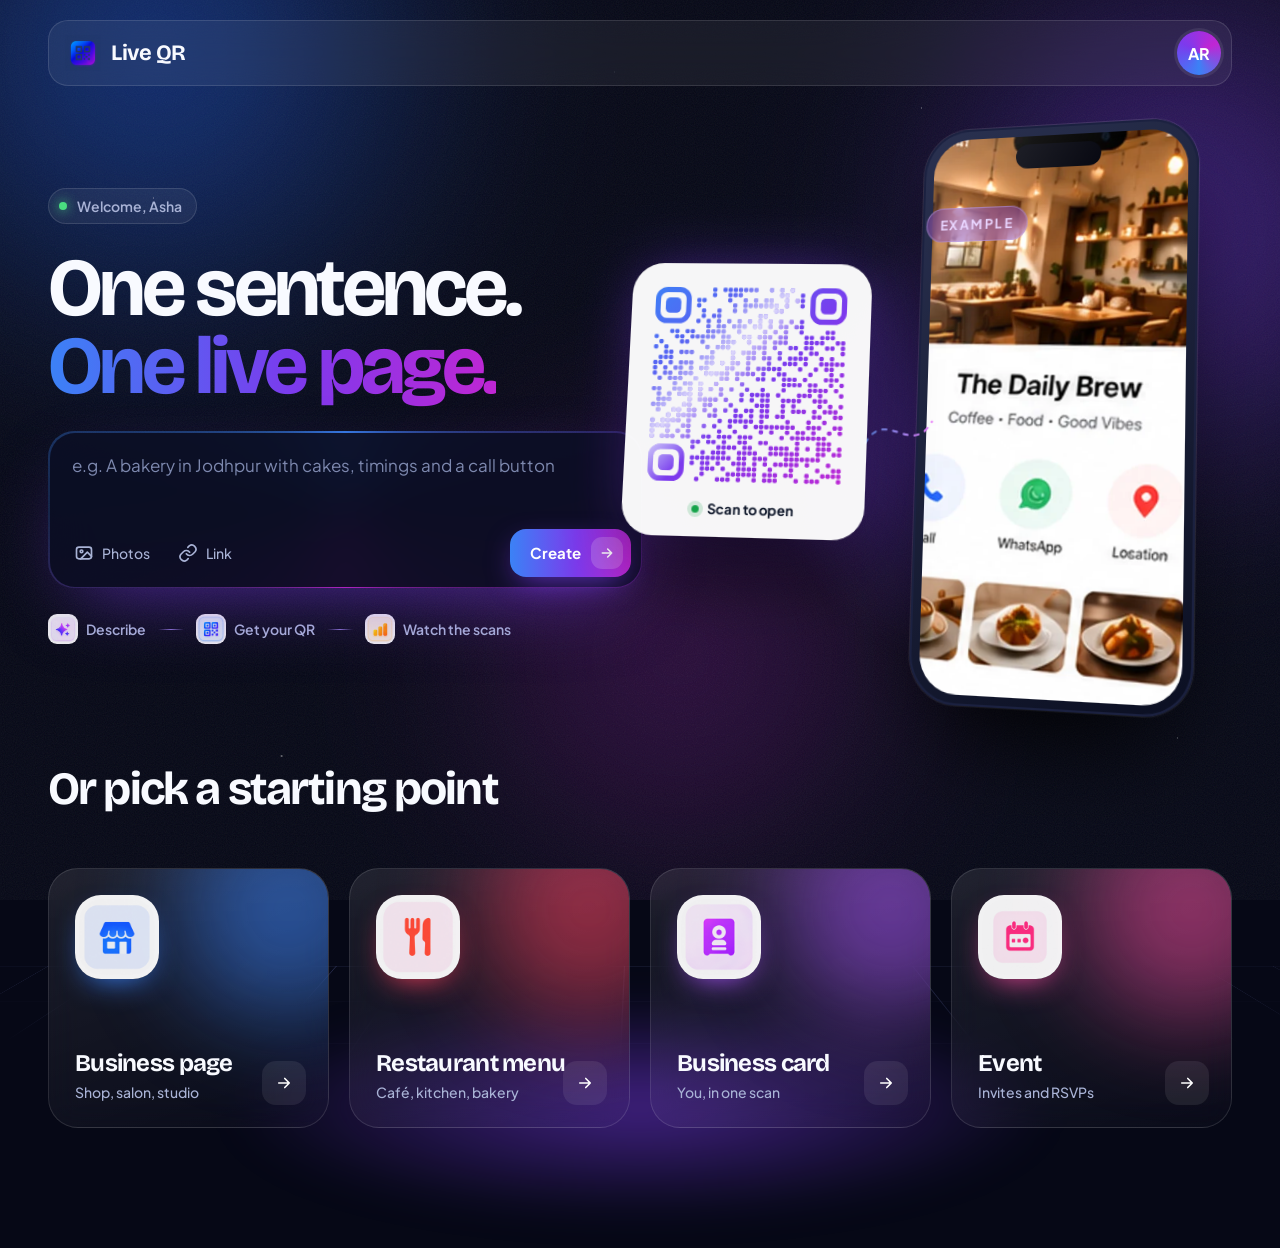
<file: docs/design/home/first-visit-dark.html>
<!doctype html>
<html lang="en">
<head>
<meta charset="utf-8">
<meta name="viewport" content="width=device-width, initial-scale=1">
<title>Live QR — Welcome</title>
<link rel="preconnect" href="https://fonts.googleapis.com">
<link href="https://fonts.googleapis.com/css2?family=Bricolage+Grotesque:opsz,wght@12..96,600;12..96,700&family=Plus+Jakarta+Sans:wght@400;500;600;700&display=swap" rel="stylesheet">
<link rel="stylesheet" href="v3-dark.css">
<style>
.steps { display: flex; align-items: center; gap: 12px; flex-wrap: wrap; color: var(--muted); font-size: 14px; font-weight: 600; }
.steps span { display: flex; align-items: center; gap: 8px; }
.steps img { width: 30px; height: 30px; border-radius: 9px; background: rgba(255, 255, 255, .92); }
.steps i { width: 26px; height: 1px; background: linear-gradient(90deg, transparent, rgba(167, 139, 250, .8), transparent); }
.example { position: absolute; right: 30%; top: 150px; transform: translateZ(160px); padding: 7px 12px; border-radius: 999px; font-size: 12px; font-weight: 700; letter-spacing: .12em;
  color: #E9D5FF; background: rgba(124, 58, 237, .35); border: 1px solid rgba(196, 181, 253, .4); backdrop-filter: blur(10px); }
</style>
</head>
<body>
<div class="sky" aria-hidden="true">
  <div class="aurora a1"></div><div class="aurora a2"></div><div class="aurora a3"></div>
  <div class="stars"></div><div class="grain"></div>
</div>

<div class="page">
  <header class="nav">
    <a class="brand" href="#"><img src="img/gradient-qr-app-icon.png" alt="">Live QR</a>
    <div class="spacer"></div>
    <button class="avatar" type="button" aria-label="Account menu">AR</button>
  </header>

  <section class="hero">
    <div class="copy">
      <span class="hello"><i aria-hidden="true"></i>Welcome, Asha</span>
      <h1>One sentence.<br><em>One live page.</em></h1>

      <form class="composer" onsubmit="return false">
        <div class="composer-in">
          <label for="describe" class="sr">Describe your business</label>
          <textarea id="describe" rows="2" placeholder="e.g. A bakery in Jodhpur with cakes, timings and a call button"></textarea>
          <div class="tools">
            <button class="tool" type="button" aria-label="Add photos">
              <svg aria-hidden="true" width="20" height="20" viewBox="0 0 24 24" fill="none" stroke="currentColor" stroke-width="2" stroke-linecap="round" stroke-linejoin="round"><rect x="3" y="5" width="18" height="14" rx="3"/><circle cx="9" cy="10" r="1.6"/><path d="M21 16l-5-5-8 8"/></svg><span>Photos</span>
            </button>
            <button class="tool" type="button" aria-label="Paste a link">
              <svg aria-hidden="true" width="20" height="20" viewBox="0 0 24 24" fill="none" stroke="currentColor" stroke-width="2" stroke-linecap="round" stroke-linejoin="round"><path d="M10 13a5 5 0 0 0 7.5.5l3-3a5 5 0 0 0-7-7l-1.7 1.7"/><path d="M14 11a5 5 0 0 0-7.5-.5l-3 3a5 5 0 0 0 7 7l1.7-1.7"/></svg><span>Link</span>
            </button>
            <div class="spacer"></div>
            <button class="go" type="submit">Create<b aria-hidden="true"><svg width="16" height="16" viewBox="0 0 24 24" fill="none" stroke="#fff" stroke-width="2.4" stroke-linecap="round" stroke-linejoin="round"><path d="M5 12h14M13 6l6 6-6 6"/></svg></b></button>
          </div>
        </div>
      </form>

      <div class="steps" aria-label="How it works">
        <span><img src="img/glossy-pastel-magic-sparkles-icon.png" alt="">Describe</span><i aria-hidden="true"></i>
        <span><img src="img/glossy-blue-qr-code-app-icon.png" alt="">Get your QR</span><i aria-hidden="true"></i>
        <span><img src="img/glossy-orange-analytics-app-icon.png" alt="">Watch the scans</span>
      </div>
    </div>

    <div class="scene-wrap" aria-label="Example: a café's QR code opens its live menu page">
      <div class="scene" id="scene">
        <div class="halo"></div>
        <div class="device">
          <div class="screen"><img src="img/daily-brew-page.webp" alt="An example café page"></div>
          <div class="notch"></div><div class="shine"></div>
        </div>
        <svg class="beam" viewBox="0 0 100 90" fill="none" aria-hidden="true">
          <defs><linearGradient id="bg" x1="0" x2="1"><stop stop-color="#60A5FA"/><stop offset="1" stop-color="#E879F9"/></linearGradient></defs>
          <path d="M2 60 C 30 10, 70 80, 98 30" stroke="url(#bg)" stroke-width="3" stroke-linecap="round"/>
        </svg>
        <div class="qr-card">
          <img src="img/living-qr.svg" alt="Example QR code">
          <span><i aria-hidden="true"></i>Scan to open</span>
        </div>
        <div class="example">EXAMPLE</div>
      </div>
    </div>
  </section>
</div>

<section class="stage" aria-labelledby="start">
  <div class="floor" aria-hidden="true"></div>
  <div class="floor-glow" aria-hidden="true"></div>
  <div class="stage-head">
    <div>
      <h2 id="start">Or pick a starting point</h2>
    </div>
  </div>
  <nav class="types" aria-label="Page types">
    <a class="type" href="#" style="--tint: #3B82F6"><img src="img/Blue-Storefront-App-Icon.png" alt=""><strong>Business page<small>Shop, salon, studio</small></strong>
      <span class="arrow" aria-hidden="true"><svg width="18" height="18" viewBox="0 0 24 24" fill="none" stroke="#fff" stroke-width="2.2" stroke-linecap="round" stroke-linejoin="round"><path d="M5 12h14M13 6l6 6-6 6"/></svg></span></a>
    <a class="type" href="#" style="--tint: #F43F5E"><img src="img/Minimal-Coral-Cutlery-Icon.png" alt=""><strong>Restaurant menu<small>Café, kitchen, bakery</small></strong>
      <span class="arrow" aria-hidden="true"><svg width="18" height="18" viewBox="0 0 24 24" fill="none" stroke="#fff" stroke-width="2.2" stroke-linecap="round" stroke-linejoin="round"><path d="M5 12h14M13 6l6 6-6 6"/></svg></span></a>
    <a class="type" href="#" style="--tint: #A855F7"><img src="img/Pastel-Purple-Profile-Card-Icon.png" alt=""><strong>Business card<small>You, in one scan</small></strong>
      <span class="arrow" aria-hidden="true"><svg width="18" height="18" viewBox="0 0 24 24" fill="none" stroke="#fff" stroke-width="2.2" stroke-linecap="round" stroke-linejoin="round"><path d="M5 12h14M13 6l6 6-6 6"/></svg></span></a>
    <a class="type" href="#" style="--tint: #EC4899"><img src="img/Minimalist-Pink-Calendar-App-Icon.png" alt=""><strong>Event<small>Invites and RSVPs</small></strong>
      <span class="arrow" aria-hidden="true"><svg width="18" height="18" viewBox="0 0 24 24" fill="none" stroke="#fff" stroke-width="2.2" stroke-linecap="round" stroke-linejoin="round"><path d="M5 12h14M13 6l6 6-6 6"/></svg></span></a>
  </nav>
</section>

<script>
// Gentle parallax: the hero scene follows the pointer. Skipped when the user prefers reduced motion.
const scene = document.getElementById('scene');
if (!matchMedia('(prefers-reduced-motion: reduce)').matches && matchMedia('(min-width: 721px)').matches) {
  addEventListener('pointermove', (e) => {
    const x = e.clientX / innerWidth - 0.5, y = e.clientY / innerHeight - 0.5;
    scene.style.transform = `rotateY(${-16 + x * 14}deg) rotateX(${6 - y * 10}deg)`;
  });
}
</script>
</body>
</html>
</file>
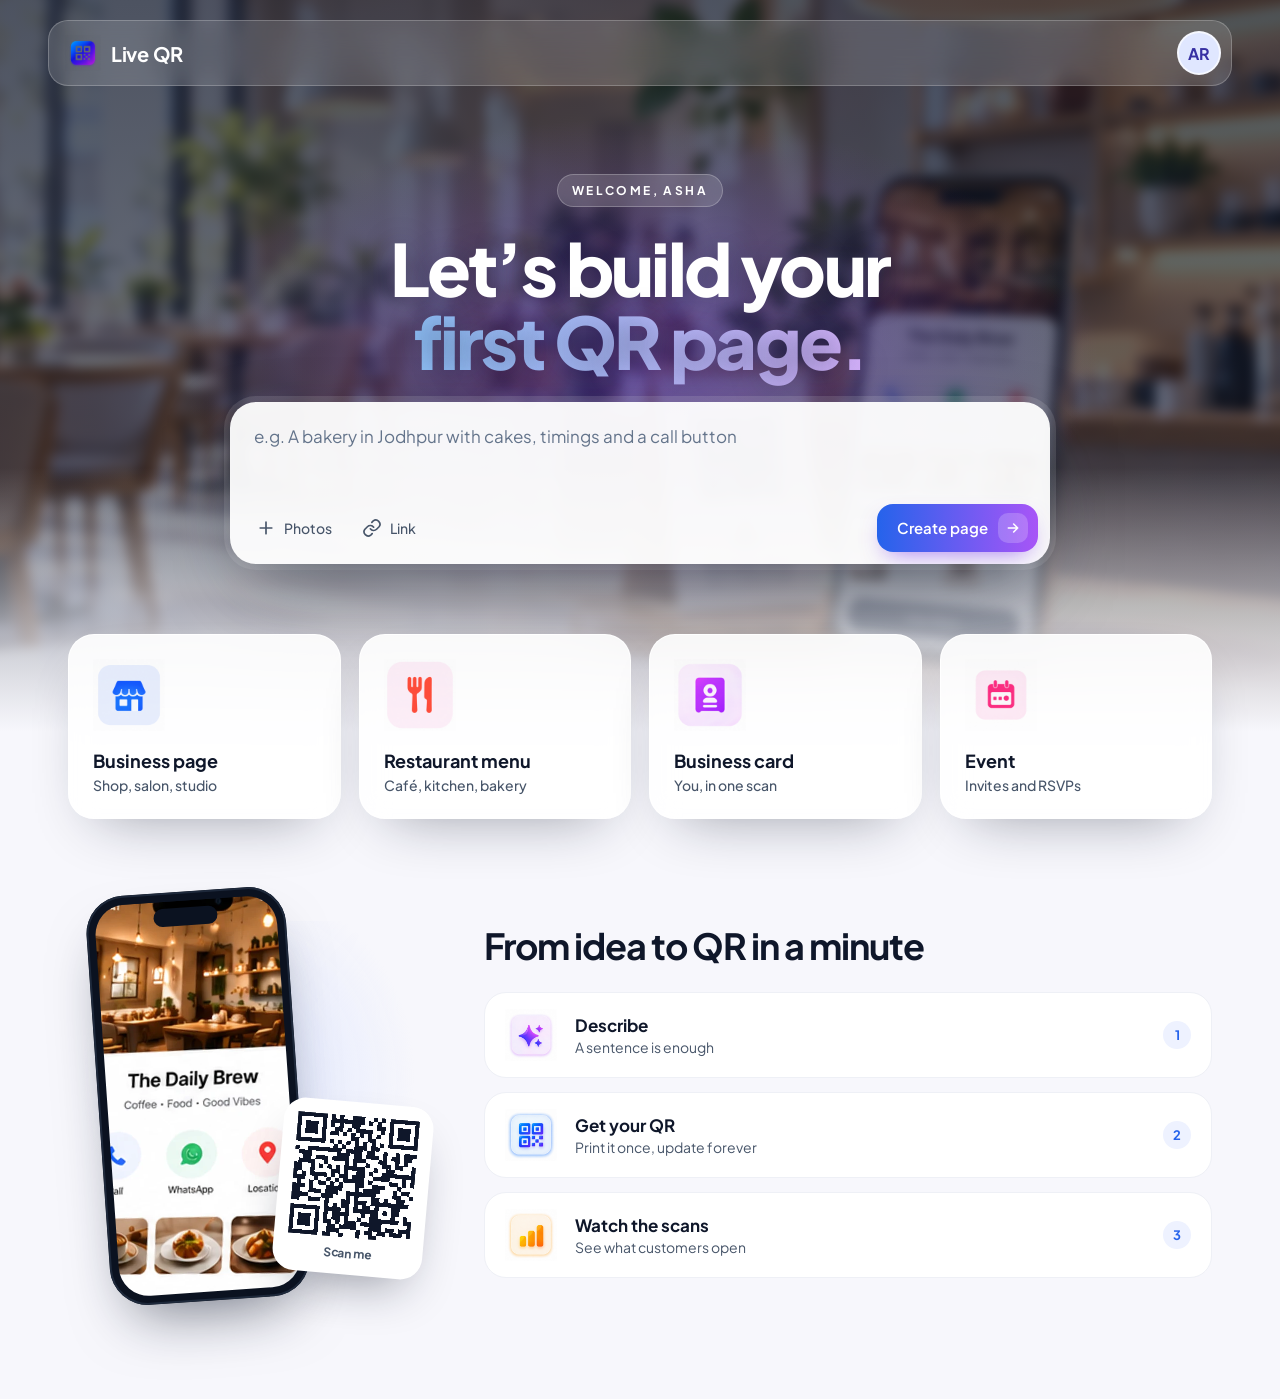
<file: docs/design/home/first-visit-v2.html>
<!doctype html>
<html lang="en">
<head>
<meta charset="utf-8">
<meta name="viewport" content="width=device-width, initial-scale=1">
<title>Live QR — First visit (v2)</title>
<link rel="preconnect" href="https://fonts.googleapis.com">
<link href="https://fonts.googleapis.com/css2?family=Plus+Jakarta+Sans:wght@400;500;600;700;800&display=swap" rel="stylesheet">
<style>
:root{
  --page:#F7F7FC; --ink:#0F172A; --muted:#475569; --line:#E6E8F2;
  --blue:#2563EB; --grad:linear-gradient(90deg,#2563EB,#A855F7);
  --font:'Plus Jakarta Sans',system-ui,sans-serif;
}
*{box-sizing:border-box}
body{margin:0;background:var(--page);color:var(--ink);font-family:var(--font)}
a{color:inherit;text-decoration:none}
button,input,textarea{font:inherit;color:inherit}
.sr{position:absolute;width:1px;height:1px;overflow:hidden;clip:rect(0 0 0 0);white-space:nowrap}
.spacer{flex:1}

.hero{position:relative;padding:20px clamp(16px,4vw,48px) 190px;isolation:isolate;overflow:hidden}
.hero::before{content:"";position:absolute;inset:-24px;z-index:-2;
  background:url(img/cafe-scene.webp) 55% 50%/cover no-repeat;filter:blur(6px) saturate(1.15)}
.hero::after{content:"";position:absolute;inset:0;z-index:-1;
  background:
    linear-gradient(180deg,transparent 62%,var(--page) 97%),
    radial-gradient(50% 45% at 50% 48%,rgba(124,58,237,.4),transparent 72%),
    linear-gradient(180deg,rgba(15,23,42,.74),rgba(15,23,42,.52))}

.nav{max-width:1240px;margin:0 auto;display:flex;align-items:center;gap:20px;padding:10px 10px 10px 16px;border-radius:20px;
  background:rgba(255,255,255,.14);border:1px solid rgba(255,255,255,.22);backdrop-filter:blur(18px);-webkit-backdrop-filter:blur(18px)}
.brand{display:flex;align-items:center;gap:10px;color:#fff;font-weight:700;font-size:20px;letter-spacing:-.3px}
.brand img{width:36px;height:36px}
.avatar{width:44px;height:44px;border-radius:50%;border:2px solid rgba(255,255,255,.7);background:#E0E7FF;color:#3730A3;font-weight:700;cursor:pointer}

.hero-body{max-width:820px;margin:88px auto 0;display:flex;flex-direction:column;align-items:center;gap:24px;text-align:center}
.eyebrow{padding:8px 14px;border-radius:999px;color:#fff;font-size:12px;font-weight:700;letter-spacing:2.4px;
  background:rgba(255,255,255,.14);border:1px solid rgba(255,255,255,.24);backdrop-filter:blur(12px)}
h1{margin:0;color:#fff;font-size:clamp(34px,6vw,72px);line-height:1.02;font-weight:800;letter-spacing:-2.6px;text-shadow:0 2px 30px rgba(15,23,42,.35)}
h1 span{background:linear-gradient(90deg,#93C5FD,#D8B4FE);-webkit-background-clip:text;background-clip:text;color:transparent}

.composer{width:100%;text-align:left;border-radius:26px;background:rgba(255,255,255,.95);
  box-shadow:0 30px 80px -20px rgba(15,23,42,.55),0 0 0 6px rgba(255,255,255,.12);overflow:hidden}
.composer textarea{display:block;width:100%;min-height:92px;resize:none;border:0;outline:none;background:transparent;padding:22px 24px 6px;font-size:17px;line-height:1.5}
.composer textarea::placeholder{color:#64748B}
.tools{display:flex;align-items:center;gap:6px;padding:10px 12px 12px 14px}
.tool{display:flex;align-items:center;gap:8px;height:40px;padding:0 12px;border:0;border-radius:12px;background:transparent;color:var(--muted);font-size:14px;font-weight:500;cursor:pointer}
.tool:hover{background:#F1F5F9}
.go{display:flex;align-items:center;gap:10px;height:48px;padding:0 10px 0 20px;border:0;border-radius:16px;background:var(--grad);color:#fff;font-weight:600;font-size:15px;cursor:pointer;box-shadow:0 10px 24px -10px rgba(124,58,237,.7)}
.go b{display:grid;place-items:center;width:30px;height:30px;border-radius:10px;background:rgba(255,255,255,.2)}

.types{max-width:1240px;margin:-120px auto 0;padding:0 clamp(16px,4vw,48px);display:grid;grid-template-columns:repeat(4,minmax(0,1fr));gap:18px;position:relative}
.type{display:flex;flex-direction:column;gap:18px;padding:24px;border-radius:26px;background:rgba(255,255,255,.9);border:1px solid rgba(255,255,255,.9);
  box-shadow:0 24px 60px -30px rgba(15,23,42,.45);backdrop-filter:blur(14px);transition:transform .2s,box-shadow .2s}
.type:hover{transform:translateY(-4px);box-shadow:0 30px 60px -28px rgba(79,70,229,.5)}
.type img{width:72px;height:72px}
.type strong{font-size:18px}
.type small{display:block;margin-top:4px;color:var(--muted);font-size:14px;font-weight:500}

.show{max-width:1240px;margin:72px auto 0;padding:0 clamp(16px,4vw,48px) 88px;display:grid;grid-template-columns:auto minmax(0,1fr);gap:56px;align-items:center}
.stage{position:relative;width:360px;height:420px}
.stage::before{content:"";position:absolute;inset:30px 10px 0;border-radius:40px;background:radial-gradient(70% 70% at 50% 40%,#E0E7FF,transparent 70%)}
.phone{position:absolute;left:30px;top:0;width:200px;height:410px;border-radius:38px;padding:9px;background:#0B1220;
  box-shadow:0 30px 60px -24px rgba(15,23,42,.6),inset 0 0 0 2px #1E293B;transform:rotate(-4deg)}
.phone .screen{width:100%;height:100%;border-radius:30px;overflow:hidden;background:#F1EDE7}
.phone .screen img{width:118%;margin-left:-9%;display:block}
.phone .notch{position:absolute;top:16px;left:50%;transform:translateX(-50%);width:64px;height:18px;border-radius:12px;background:#0B1220}
.qr{position:absolute;right:0;bottom:36px;width:150px;padding:14px;border-radius:22px;background:#fff;box-shadow:0 24px 50px -20px rgba(15,23,42,.45);transform:rotate(5deg);text-align:center}
.qr img{width:100%;display:block}
.qr span{display:block;margin-top:8px;font-size:12px;font-weight:700;color:var(--muted)}

.steps{display:flex;flex-direction:column;gap:14px}
.steps h2{margin:0 0 10px;font-size:clamp(26px,3vw,36px);letter-spacing:-1px}
.step{display:flex;align-items:center;gap:18px;padding:16px 20px;border-radius:22px;background:#fff;border:1px solid #EEF0F6}
.step img{width:52px;height:52px}
.step b{display:grid;place-items:center;width:28px;height:28px;border-radius:50%;background:#EEF2FF;color:var(--blue);font-size:13px}
.step strong{font-size:17px}
.step small{display:block;color:var(--muted);font-size:14px;margin-top:2px}
.step .spacer{flex:1}

@media (max-width:980px){
  .types{grid-template-columns:repeat(2,minmax(0,1fr))}
  .show{grid-template-columns:1fr;justify-items:center}
  .steps{width:100%}
}
@media (max-width:640px){
  .hero{padding-bottom:150px}
  .hero-body{margin-top:56px}
  .types{gap:12px;margin-top:-96px}
  .type{padding:18px}
  .type img{width:56px;height:56px}
  .type small{display:none}
  .stage{transform:scale(.86)}
  .tool span{display:none}
}
</style>
</head>
<body>

<section class="hero">
  <header class="nav">
    <a class="brand" href="#"><img src="img/gradient-qr-app-icon.png" alt="">Live QR</a>
    <div class="spacer"></div>
    <button class="avatar" type="button" aria-label="Account menu">AR</button>
  </header>

  <div class="hero-body">
    <span class="eyebrow">WELCOME, ASHA</span>
    <h1>Let’s build your<br><span>first QR page.</span></h1>

    <form class="composer" onsubmit="return false">
      <label for="describe" class="sr">Describe your business</label>
      <textarea id="describe" rows="2" placeholder="e.g. A bakery in Jodhpur with cakes, timings and a call button"></textarea>
      <div class="tools">
        <button class="tool" type="button" aria-label="Add photos">
          <svg aria-hidden="true" width="20" height="20" viewBox="0 0 24 24" fill="none" stroke="currentColor" stroke-width="2" stroke-linecap="round"><path d="M12 5v14M5 12h14"/></svg><span>Photos</span>
        </button>
        <button class="tool" type="button" aria-label="Paste a link">
          <svg aria-hidden="true" width="20" height="20" viewBox="0 0 24 24" fill="none" stroke="currentColor" stroke-width="2" stroke-linecap="round" stroke-linejoin="round"><path d="M10 13a5 5 0 0 0 7.5.5l3-3a5 5 0 0 0-7-7l-1.7 1.7"/><path d="M14 11a5 5 0 0 0-7.5-.5l-3 3a5 5 0 0 0 7 7l1.7-1.7"/></svg><span>Link</span>
        </button>
        <div class="spacer"></div>
        <button class="go" type="submit">Create page<b aria-hidden="true"><svg width="16" height="16" viewBox="0 0 24 24" fill="none" stroke="#fff" stroke-width="2.4" stroke-linecap="round" stroke-linejoin="round"><path d="M5 12h14M13 6l6 6-6 6"/></svg></b></button>
      </div>
    </form>
  </div>
</section>

<nav class="types" aria-label="Start from a page type">
  <a class="type" href="#"><img src="img/Blue-Storefront-App-Icon.png" alt=""><span><strong>Business page</strong><small>Shop, salon, studio</small></span></a>
  <a class="type" href="#"><img src="img/Minimal-Coral-Cutlery-Icon.png" alt=""><span><strong>Restaurant menu</strong><small>Café, kitchen, bakery</small></span></a>
  <a class="type" href="#"><img src="img/Pastel-Purple-Profile-Card-Icon.png" alt=""><span><strong>Business card</strong><small>You, in one scan</small></span></a>
  <a class="type" href="#"><img src="img/Minimalist-Pink-Calendar-App-Icon.png" alt=""><span><strong>Event</strong><small>Invites and RSVPs</small></span></a>
</nav>

<section class="show" aria-labelledby="how">
  <div class="stage" aria-hidden="true">
    <div class="phone"><div class="screen"><img src="img/daily-brew-page.webp" alt=""></div><div class="notch"></div></div>
    <div class="qr"><img src="img/daily-brew-qr.svg" alt=""><span>Scan me</span></div>
  </div>
  <div class="steps">
    <h2 id="how">From idea to QR in a minute</h2>
    <div class="step"><img src="img/glossy-pastel-magic-sparkles-icon.png" alt=""><div><strong>Describe</strong><small>A sentence is enough</small></div><span class="spacer"></span><b>1</b></div>
    <div class="step"><img src="img/glossy-blue-qr-code-app-icon.png" alt=""><div><strong>Get your QR</strong><small>Print it once, update forever</small></div><span class="spacer"></span><b>2</b></div>
    <div class="step"><img src="img/glossy-orange-analytics-app-icon.png" alt=""><div><strong>Watch the scans</strong><small>See what customers open</small></div><span class="spacer"></span><b>3</b></div>
  </div>
</section>

</body>
</html>
</file>
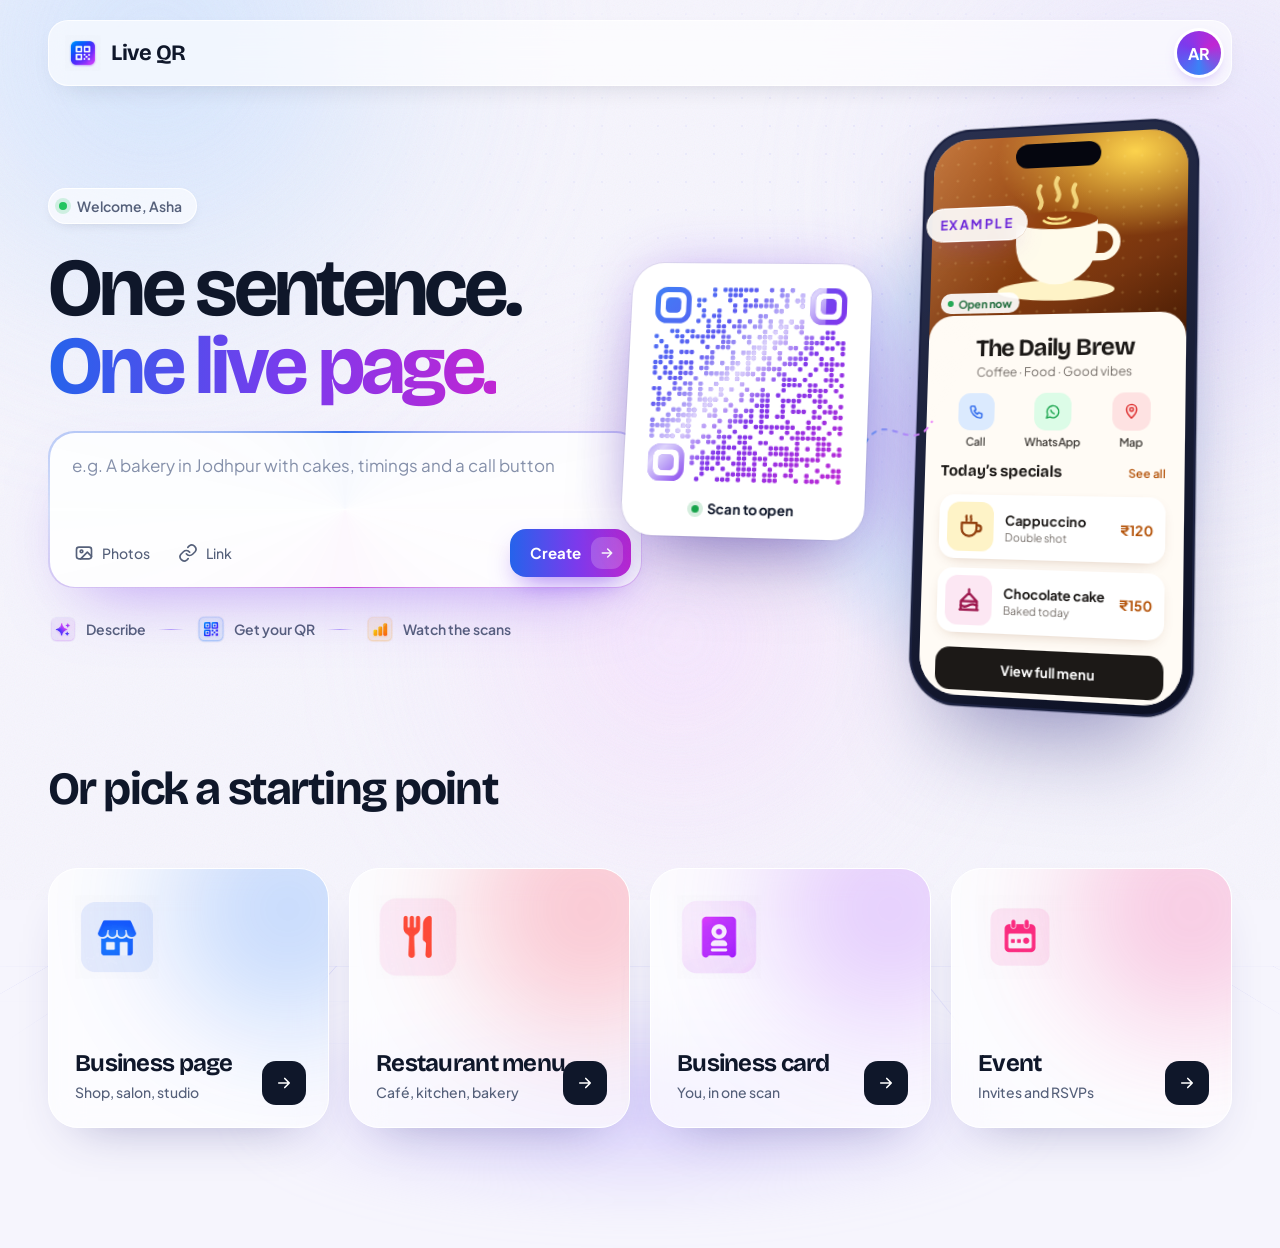
<file: docs/design/home/first-visit.html>
<!doctype html>
<html lang="en">
<head>
<meta charset="utf-8">
<meta name="viewport" content="width=device-width, initial-scale=1">
<title>Live QR — Welcome</title>
<link rel="preconnect" href="https://fonts.googleapis.com">
<link href="https://fonts.googleapis.com/css2?family=Bricolage+Grotesque:opsz,wght@12..96,600;12..96,700&family=Plus+Jakarta+Sans:wght@400;500;600;700&display=swap" rel="stylesheet">
<link rel="stylesheet" href="v3.css">
<style>
.steps { display: flex; align-items: center; gap: 12px; flex-wrap: wrap; color: var(--muted); font-size: 14px; font-weight: 600; }
.steps span { display: flex; align-items: center; gap: 8px; }
.steps img { width: 30px; height: 30px; }
.steps i { width: 26px; height: 1px; background: linear-gradient(90deg, transparent, rgba(167, 139, 250, .8), transparent); }
.example { position: absolute; right: 30%; top: 150px; transform: translateZ(160px); padding: 7px 12px; border-radius: 999px; font-size: 12px; font-weight: 700; letter-spacing: .12em;
  color: #6D28D9; background: rgba(255, 255, 255, .9); border: 1px solid #fff; box-shadow: 0 10px 24px -12px rgba(124, 58, 237, .6); backdrop-filter: blur(10px); }
</style>
</head>
<body>
<div class="sky" aria-hidden="true">
  <div class="aurora a1"></div><div class="aurora a2"></div><div class="aurora a3"></div>
  <div class="stars"></div><div class="grain"></div>
</div>

<div class="page">
  <header class="nav">
    <a class="brand" href="#"><img src="img/gradient-qr-app-icon.png" alt="">Live QR</a>
    <div class="spacer"></div>
    <button class="avatar" type="button" aria-label="Account menu">AR</button>
  </header>

  <section class="hero">
    <div class="copy">
      <span class="hello"><i aria-hidden="true"></i>Welcome, Asha</span>
      <h1>One sentence.<br><em>One live page.</em></h1>

      <form class="composer" onsubmit="return false">
        <div class="composer-in">
          <label for="describe" class="sr">Describe your business</label>
          <textarea id="describe" rows="2" placeholder="e.g. A bakery in Jodhpur with cakes, timings and a call button"></textarea>
          <div class="tools">
            <button class="tool" type="button" aria-label="Add photos">
              <svg aria-hidden="true" width="20" height="20" viewBox="0 0 24 24" fill="none" stroke="currentColor" stroke-width="2" stroke-linecap="round" stroke-linejoin="round"><rect x="3" y="5" width="18" height="14" rx="3"/><circle cx="9" cy="10" r="1.6"/><path d="M21 16l-5-5-8 8"/></svg><span>Photos</span>
            </button>
            <button class="tool" type="button" aria-label="Paste a link">
              <svg aria-hidden="true" width="20" height="20" viewBox="0 0 24 24" fill="none" stroke="currentColor" stroke-width="2" stroke-linecap="round" stroke-linejoin="round"><path d="M10 13a5 5 0 0 0 7.5.5l3-3a5 5 0 0 0-7-7l-1.7 1.7"/><path d="M14 11a5 5 0 0 0-7.5-.5l-3 3a5 5 0 0 0 7 7l1.7-1.7"/></svg><span>Link</span>
            </button>
            <div class="spacer"></div>
            <button class="go" type="submit">Create<b aria-hidden="true"><svg width="16" height="16" viewBox="0 0 24 24" fill="none" stroke="#fff" stroke-width="2.4" stroke-linecap="round" stroke-linejoin="round"><path d="M5 12h14M13 6l6 6-6 6"/></svg></b></button>
          </div>
        </div>
      </form>

      <div class="steps" aria-label="How it works">
        <span><img src="img/glossy-pastel-magic-sparkles-icon.png" alt="">Describe</span><i aria-hidden="true"></i>
        <span><img src="img/glossy-blue-qr-code-app-icon.png" alt="">Get your QR</span><i aria-hidden="true"></i>
        <span><img src="img/glossy-orange-analytics-app-icon.png" alt="">Watch the scans</span>
      </div>
    </div>

    <div class="scene-wrap" aria-label="Example: a café's QR code opens its live menu page">
      <div class="scene" id="scene">
        <div class="halo"></div>
        <div class="device">
          <div class="screen"><div class="lp">
            <div class="lp-cover">
              <svg viewBox="0 0 100 90" fill="none" aria-hidden="true">
                <path d="M38 8c-4 6 4 9 0 15M50 3c-4 6 4 9 0 15M62 8c-4 6 4 9 0 15" stroke="#FDE68A" stroke-width="3" stroke-linecap="round" opacity=".85"/>
                <ellipse cx="50" cy="80" rx="40" ry="7" fill="#FEF3C7"/>
                <path d="M78 38h3a10 10 0 0 1 0 20h-6" stroke="#FFFBEB" stroke-width="5" stroke-linecap="round"/>
                <path d="M22 32h56v16a28 28 0 0 1-56 0z" fill="#FFFBEB"/>
                <ellipse cx="50" cy="32" rx="28" ry="6" fill="#92400E"/>
                <path d="M41 32c3 3 15 3 18 0M44 30c2 1.6 10 1.6 12 0" stroke="#FDE68A" stroke-width="1.8" stroke-linecap="round"/>
              </svg>
              <span class="lp-open">Open now</span>
            </div>
            <div class="lp-body">
              <div class="lp-head"><h4>The Daily Brew</h4><p>Coffee · Food · Good vibes</p></div>
              <div class="lp-actions">
                <span><i style="background:#DBEAFE;color:#2563EB"><svg viewBox="0 0 24 24" fill="none" stroke="currentColor" stroke-width="2" stroke-linecap="round" stroke-linejoin="round"><path d="M5 4h4l2 5-2.5 1.5a11 11 0 0 0 5 5L15 13l5 2v4a2 2 0 0 1-2 2A16 16 0 0 1 3 6a2 2 0 0 1 2-2"/></svg></i>Call</span>
                <span><i style="background:#DCFCE7;color:#16A34A"><svg viewBox="0 0 24 24" fill="none" stroke="currentColor" stroke-width="2" stroke-linecap="round" stroke-linejoin="round"><path d="M3 21l1.6-4.7A8.5 8.5 0 1 1 8 19.6z"/><path d="M9 10c.5 2 2.5 4 5 5"/></svg></i>WhatsApp</span>
                <span><i style="background:#FEE2E2;color:#DC2626"><svg viewBox="0 0 24 24" fill="none" stroke="currentColor" stroke-width="2" stroke-linecap="round" stroke-linejoin="round"><path d="M12 21s-7-6.2-7-12a7 7 0 0 1 14 0c0 5.8-7 12-7 12z"/><circle cx="12" cy="9" r="2.5"/></svg></i>Map</span>
              </div>
              <div class="lp-sec">Today’s specials<small>See all</small></div>
              <div class="lp-items">
                <div class="lp-item"><i style="background:#FEF3C7;color:#92400E"><svg viewBox="0 0 24 24" fill="none" stroke="currentColor" stroke-width="2" stroke-linecap="round" stroke-linejoin="round"><path d="M4 9h13v5a6 6 0 0 1-6 6h-1a6 6 0 0 1-6-6z"/><path d="M17 11h1.5a2.5 2.5 0 0 1 0 5H17M8 3c-1 1.5 1 2.5 0 4M12 3c-1 1.5 1 2.5 0 4"/></svg></i><span><b>Cappuccino</b><em>Double shot</em></span><strong>₹120</strong></div>
                <div class="lp-item"><i style="background:#FCE7F3;color:#9D174D"><svg viewBox="0 0 24 24" fill="none" stroke="currentColor" stroke-width="2" stroke-linecap="round" stroke-linejoin="round"><path d="M4 20h16M5 20v-7h14v7M5 13l7-7 7 7M12 6V3"/><path d="M5 16.5c2.3 1.4 4.7 1.4 7 0s4.7-1.4 7 0"/></svg></i><span><b>Chocolate cake</b><em>Baked today</em></span><strong>₹150</strong></div>
              </div>
              <div class="lp-cta">View full menu</div>
            </div>
          </div></div>
          <div class="notch"></div><div class="shine"></div>
        </div>
        <svg class="beam" viewBox="0 0 100 90" fill="none" aria-hidden="true">
          <defs><linearGradient id="bg" x1="0" x2="1"><stop stop-color="#60A5FA"/><stop offset="1" stop-color="#E879F9"/></linearGradient></defs>
          <path d="M2 60 C 30 10, 70 80, 98 30" stroke="url(#bg)" stroke-width="3" stroke-linecap="round"/>
        </svg>
        <div class="qr-card">
          <img src="img/living-qr.svg" alt="Example QR code">
          <span><i aria-hidden="true"></i>Scan to open</span>
        </div>
        <div class="example">EXAMPLE</div>
      </div>
    </div>
  </section>
</div>

<section class="stage" aria-labelledby="start">
  <div class="floor" aria-hidden="true"></div>
  <div class="floor-glow" aria-hidden="true"></div>
  <div class="stage-head">
    <div>
      <h2 id="start">Or pick a starting point</h2>
    </div>
  </div>
  <nav class="types" aria-label="Page types">
    <a class="type" href="#" style="--tint: #3B82F6"><img src="img/Blue-Storefront-App-Icon.png" alt=""><strong>Business page<small>Shop, salon, studio</small></strong>
      <span class="arrow" aria-hidden="true"><svg width="18" height="18" viewBox="0 0 24 24" fill="none" stroke="#fff" stroke-width="2.2" stroke-linecap="round" stroke-linejoin="round"><path d="M5 12h14M13 6l6 6-6 6"/></svg></span></a>
    <a class="type" href="#" style="--tint: #F43F5E"><img src="img/Minimal-Coral-Cutlery-Icon.png" alt=""><strong>Restaurant menu<small>Café, kitchen, bakery</small></strong>
      <span class="arrow" aria-hidden="true"><svg width="18" height="18" viewBox="0 0 24 24" fill="none" stroke="#fff" stroke-width="2.2" stroke-linecap="round" stroke-linejoin="round"><path d="M5 12h14M13 6l6 6-6 6"/></svg></span></a>
    <a class="type" href="#" style="--tint: #A855F7"><img src="img/Pastel-Purple-Profile-Card-Icon.png" alt=""><strong>Business card<small>You, in one scan</small></strong>
      <span class="arrow" aria-hidden="true"><svg width="18" height="18" viewBox="0 0 24 24" fill="none" stroke="#fff" stroke-width="2.2" stroke-linecap="round" stroke-linejoin="round"><path d="M5 12h14M13 6l6 6-6 6"/></svg></span></a>
    <a class="type" href="#" style="--tint: #EC4899"><img src="img/Minimalist-Pink-Calendar-App-Icon.png" alt=""><strong>Event<small>Invites and RSVPs</small></strong>
      <span class="arrow" aria-hidden="true"><svg width="18" height="18" viewBox="0 0 24 24" fill="none" stroke="#fff" stroke-width="2.2" stroke-linecap="round" stroke-linejoin="round"><path d="M5 12h14M13 6l6 6-6 6"/></svg></span></a>
  </nav>
</section>

<script>
// Gentle parallax: the hero scene follows the pointer. Skipped when the user prefers reduced motion.
const scene = document.getElementById('scene');
if (!matchMedia('(prefers-reduced-motion: reduce)').matches && matchMedia('(min-width: 721px)').matches) {
  addEventListener('pointermove', (e) => {
    const x = e.clientX / innerWidth - 0.5, y = e.clientY / innerHeight - 0.5;
    scene.style.transform = `rotateY(${-16 + x * 14}deg) rotateX(${6 - y * 10}deg)`;
  });
}
</script>
</body>
</html>
</file>
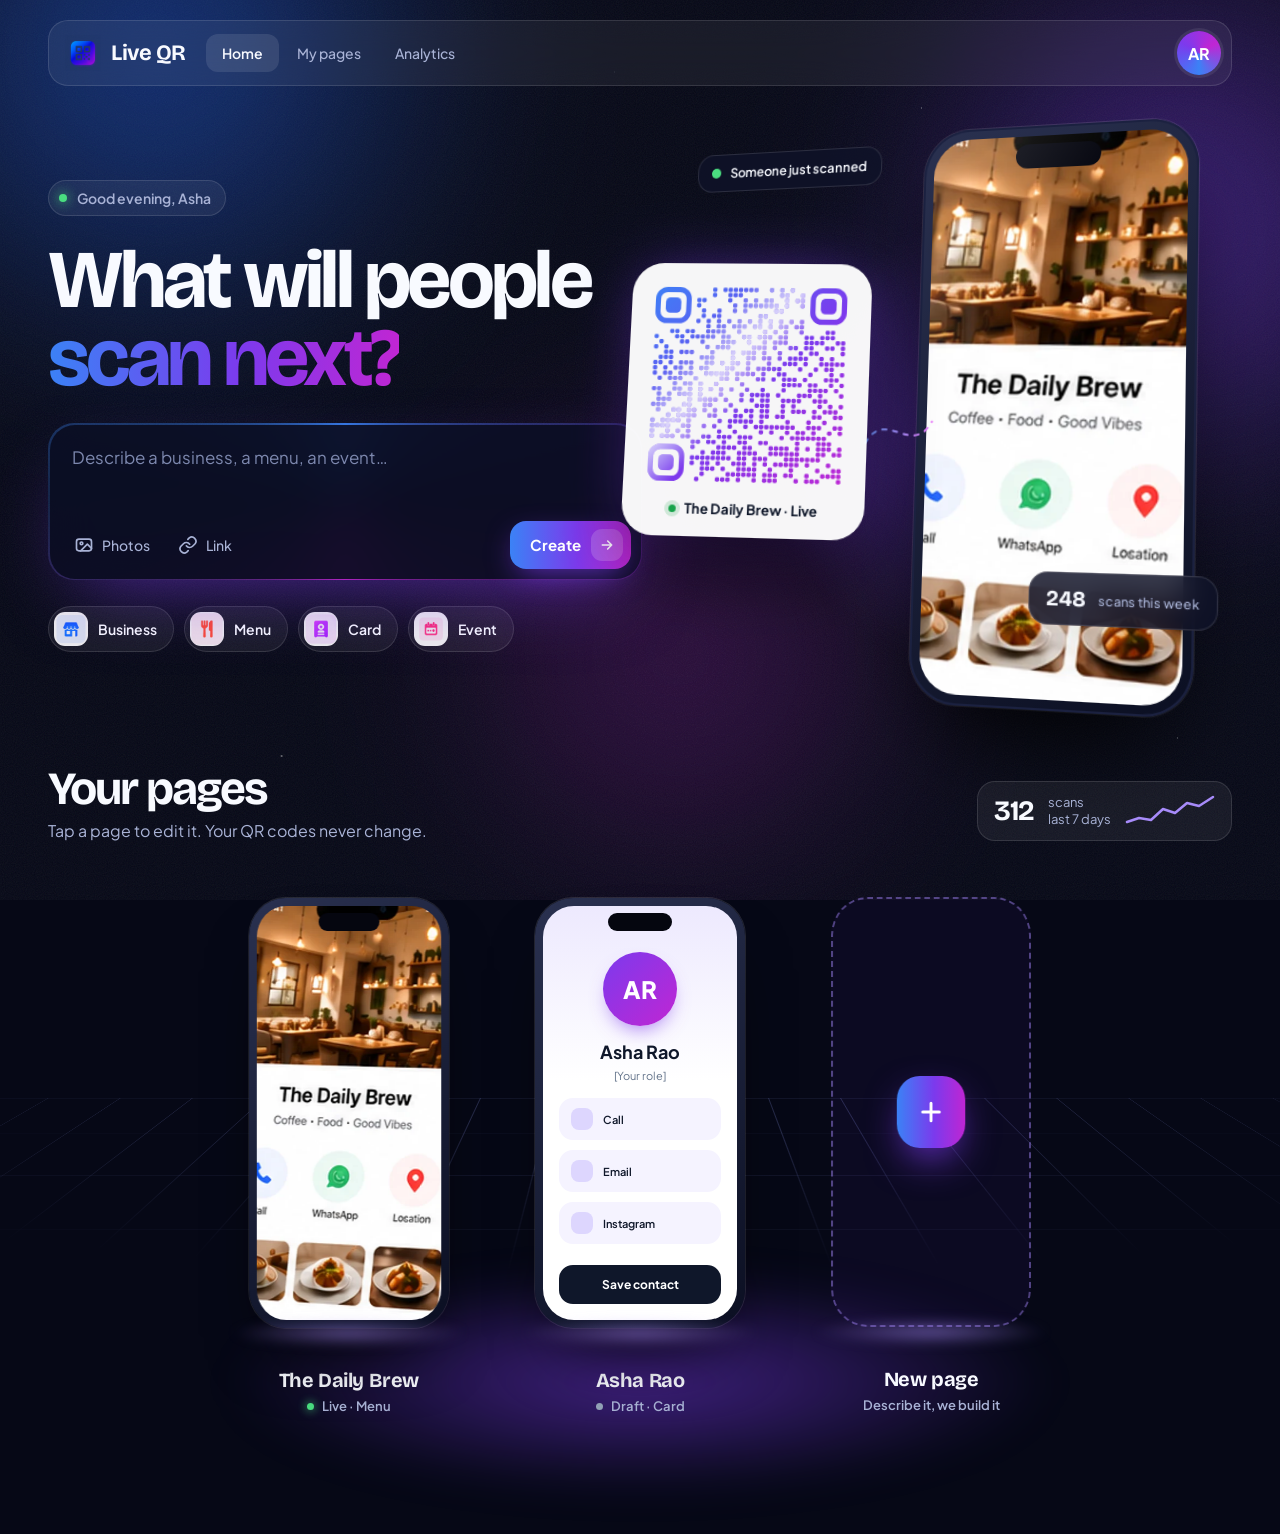
<file: docs/design/home/home-dark.html>
<!doctype html>
<html lang="en">
<head>
<meta charset="utf-8">
<meta name="viewport" content="width=device-width, initial-scale=1">
<title>Live QR — Home</title>
<link rel="preconnect" href="https://fonts.googleapis.com">
<link href="https://fonts.googleapis.com/css2?family=Bricolage+Grotesque:opsz,wght@12..96,600;12..96,700&family=Plus+Jakarta+Sans:wght@400;500;600;700&display=swap" rel="stylesheet">
<link rel="stylesheet" href="v3-dark.css">
</head>
<body>
<div class="sky" aria-hidden="true">
  <div class="aurora a1"></div><div class="aurora a2"></div><div class="aurora a3"></div>
  <div class="stars"></div><div class="grain"></div>
</div>

<div class="page">
  <header class="nav">
    <a class="brand" href="#"><img src="img/gradient-qr-app-icon.png" alt="">Live QR</a>
    <nav class="tabs" aria-label="Main">
      <a href="#" aria-current="page">Home</a>
      <a href="#">My pages</a>
      <a href="#">Analytics</a>
    </nav>
    <div class="spacer"></div>
    <button class="avatar" type="button" aria-label="Account menu">AR</button>
  </header>

  <section class="hero">
    <div class="copy">
      <span class="hello"><i aria-hidden="true"></i>Good evening, Asha</span>
      <h1>What will people<br><em>scan next?</em></h1>

      <form class="composer" onsubmit="return false">
        <div class="composer-in">
          <label for="describe" class="sr">Describe your business</label>
          <textarea id="describe" rows="2" placeholder="Describe a business, a menu, an event…"></textarea>
          <div class="tools">
            <button class="tool" type="button" aria-label="Add photos">
              <svg aria-hidden="true" width="20" height="20" viewBox="0 0 24 24" fill="none" stroke="currentColor" stroke-width="2" stroke-linecap="round" stroke-linejoin="round"><rect x="3" y="5" width="18" height="14" rx="3"/><circle cx="9" cy="10" r="1.6"/><path d="M21 16l-5-5-8 8"/></svg><span>Photos</span>
            </button>
            <button class="tool" type="button" aria-label="Paste a link">
              <svg aria-hidden="true" width="20" height="20" viewBox="0 0 24 24" fill="none" stroke="currentColor" stroke-width="2" stroke-linecap="round" stroke-linejoin="round"><path d="M10 13a5 5 0 0 0 7.5.5l3-3a5 5 0 0 0-7-7l-1.7 1.7"/><path d="M14 11a5 5 0 0 0-7.5-.5l-3 3a5 5 0 0 0 7 7l1.7-1.7"/></svg><span>Link</span>
            </button>
            <div class="spacer"></div>
            <button class="go" type="submit">Create<b aria-hidden="true"><svg width="16" height="16" viewBox="0 0 24 24" fill="none" stroke="#fff" stroke-width="2.4" stroke-linecap="round" stroke-linejoin="round"><path d="M5 12h14M13 6l6 6-6 6"/></svg></b></button>
          </div>
        </div>
      </form>

      <div class="chips">
        <button class="chip" type="button"><img src="img/Blue-Storefront-App-Icon.png" alt="">Business</button>
        <button class="chip" type="button"><img src="img/Minimal-Coral-Cutlery-Icon.png" alt="">Menu</button>
        <button class="chip" type="button"><img src="img/Pastel-Purple-Profile-Card-Icon.png" alt="">Card</button>
        <button class="chip" type="button"><img src="img/Minimalist-Pink-Calendar-App-Icon.png" alt="">Event</button>
      </div>
    </div>

    <div class="scene-wrap" aria-label="The Daily Brew: its QR code opens the live page">
      <div class="scene" id="scene">
        <div class="halo"></div>

        <div class="device">
          <div class="screen"><img src="img/daily-brew-page.webp" alt="The Daily Brew page as customers see it"></div>
          <div class="notch"></div><div class="shine"></div>
        </div>

        <svg class="beam" viewBox="0 0 100 90" fill="none" aria-hidden="true">
          <defs><linearGradient id="bg" x1="0" x2="1"><stop stop-color="#60A5FA"/><stop offset="1" stop-color="#E879F9"/></linearGradient></defs>
          <path d="M2 60 C 30 10, 70 80, 98 30" stroke="url(#bg)" stroke-width="3" stroke-linecap="round"/>
        </svg>

        <div class="qr-card">
          <img src="img/living-qr.svg" alt="QR code for The Daily Brew">
          <span><i aria-hidden="true"></i>The Daily Brew · Live</span>
        </div>

        <div class="toast t2"><span class="pulse" aria-hidden="true"></span>Someone just scanned</div>
        <div class="toast t1"><b>248</b><small>scans this week</small></div>
      </div>
    </div>
  </section>
</div>

<section class="stage" aria-labelledby="pages">
  <div class="floor" aria-hidden="true"></div>
  <div class="floor-glow" aria-hidden="true"></div>

  <div class="stage-head">
    <div>
      <h2 id="pages">Your pages</h2>
      <p>Tap a page to edit it. Your QR codes never change.</p>
    </div>
    <div class="week">
      <b>312</b><span>scans<br>last 7 days</span>
      <svg aria-hidden="true" width="90" height="34" viewBox="0 0 90 34" fill="none"><path d="M2 28 L14 24 L26 26 L38 15 L50 19 L62 9 L74 12 L88 3" stroke="#A78BFA" stroke-width="2.5" stroke-linecap="round" stroke-linejoin="round"/></svg>
    </div>
  </div>

  <div class="shelf">
    <a class="slot" href="#">
      <div class="mini">
        <div class="screen"><img src="img/daily-brew-page.webp" alt=""></div>
        <div class="notch"></div>
      </div>
      <div class="label"><strong>The Daily Brew</strong><span><i class="dot on" aria-hidden="true"></i>Live · Menu</span></div>
    </a>

    <a class="slot" href="#">
      <div class="mini">
        <div class="screen">
          <div class="card-page">
            <div class="pic">AR</div>
            <h4>Asha Rao</h4>
            <p>[Your role]</p>
            <div class="row"><i></i>Call</div>
            <div class="row"><i></i>Email</div>
            <div class="row"><i></i>Instagram</div>
            <div class="save">Save contact</div>
          </div>
        </div>
        <div class="notch"></div>
      </div>
      <div class="label"><strong>Asha Rao</strong><span><i class="dot off" aria-hidden="true"></i>Draft · Card</span></div>
    </a>

    <a class="slot" href="#">
      <div class="ghost"><span aria-hidden="true"><svg width="30" height="30" viewBox="0 0 24 24" fill="none" stroke="#fff" stroke-width="2.4" stroke-linecap="round"><path d="M12 5v14M5 12h14"/></svg></span></div>
      <div class="label"><strong>New page</strong><span>Describe it, we build it</span></div>
    </a>
  </div>
</section>

<script>
// Gentle parallax: the hero scene follows the pointer. Skipped when the user prefers reduced motion.
const scene = document.getElementById('scene');
if (!matchMedia('(prefers-reduced-motion: reduce)').matches && matchMedia('(min-width: 721px)').matches) {
  addEventListener('pointermove', (e) => {
    const x = e.clientX / innerWidth - 0.5, y = e.clientY / innerHeight - 0.5;
    scene.style.transform = `rotateY(${-16 + x * 14}deg) rotateX(${6 - y * 10}deg)`;
  });
}
</script>
</body>
</html>
</file>
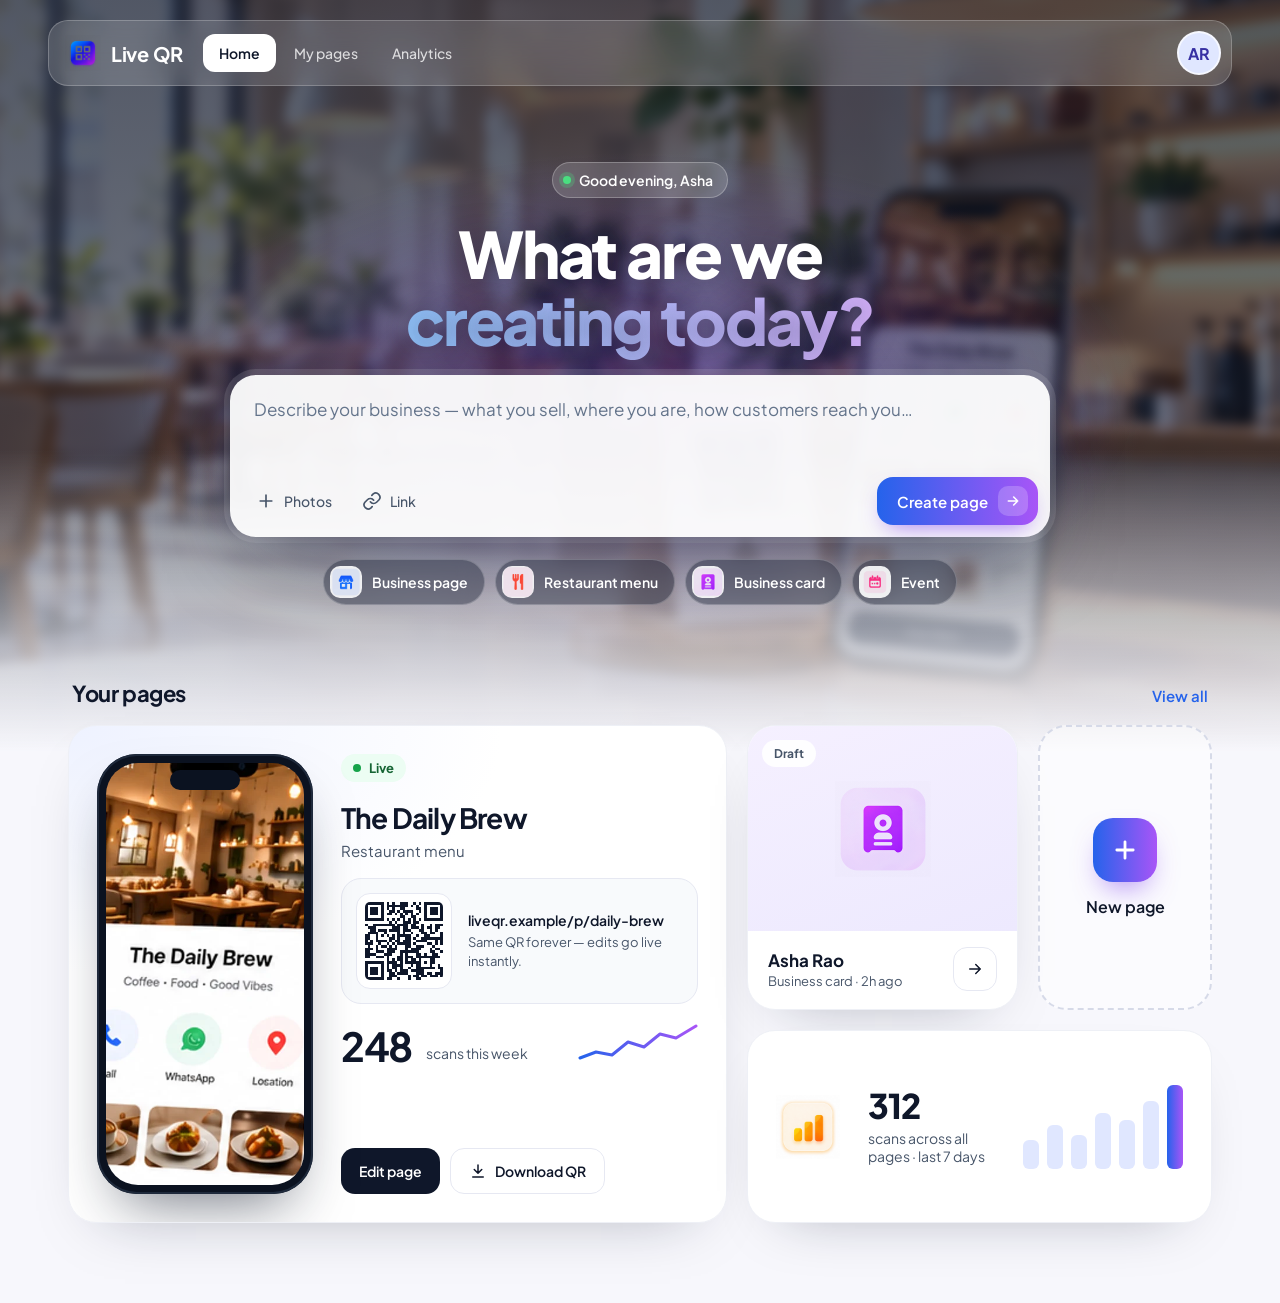
<file: docs/design/home/home-v2.html>
<!doctype html>
<html lang="en">
<head>
<meta charset="utf-8">
<meta name="viewport" content="width=device-width, initial-scale=1">
<title>Live QR — Home (v2)</title>
<link rel="preconnect" href="https://fonts.googleapis.com">
<link href="https://fonts.googleapis.com/css2?family=Plus+Jakarta+Sans:wght@400;500;600;700;800&display=swap" rel="stylesheet">
<style>
:root{
  --page:#F7F7FC; --ink:#0F172A; --muted:#475569; --line:#E6E8F2;
  --blue:#2563EB; --purple:#A855F7; --grad:linear-gradient(90deg,#2563EB,#A855F7);
  --glass:rgba(255,255,255,.72); --font:'Plus Jakarta Sans',system-ui,sans-serif;
}
*{box-sizing:border-box}
body{margin:0;background:var(--page);color:var(--ink);font-family:var(--font)}
a{color:inherit;text-decoration:none}
button,input,textarea{font:inherit;color:inherit}
.sr{position:absolute;width:1px;height:1px;overflow:hidden;clip:rect(0 0 0 0);white-space:nowrap}

/* ---------- Immersive hero ---------- */
.hero{position:relative;min-height:680px;padding:20px clamp(16px,4vw,48px) 170px;isolation:isolate;overflow:hidden}
/* Blurred, tinted photo: depth without competing with the composer. */
.hero::before{content:"";position:absolute;inset:-24px;z-index:-2;
  background:url(img/cafe-scene.webp) 62% 45%/cover no-repeat;filter:blur(6px) saturate(1.15)}
.hero::after{content:"";position:absolute;inset:0;z-index:-1;
  background:
    linear-gradient(180deg,transparent 58%,var(--page) 97%),
    radial-gradient(55% 45% at 50% 52%,rgba(124,58,237,.35),transparent 72%),
    linear-gradient(180deg,rgba(15,23,42,.72),rgba(15,23,42,.5))}

.nav{max-width:1240px;margin:0 auto;display:flex;align-items:center;gap:20px;
  padding:10px 10px 10px 16px;border-radius:20px;background:rgba(255,255,255,.14);
  border:1px solid rgba(255,255,255,.22);backdrop-filter:blur(18px);-webkit-backdrop-filter:blur(18px)}
.brand{display:flex;align-items:center;gap:10px;color:#fff;font-weight:700;font-size:20px;letter-spacing:-.3px}
.brand img{width:36px;height:36px}
.tabs{display:flex;gap:2px}
.tabs a{padding:10px 16px;border-radius:12px;color:rgba(255,255,255,.78);font-size:14px;font-weight:500}
.tabs a[aria-current]{background:#fff;color:var(--ink);font-weight:600}
.spacer{flex:1}
.avatar{width:44px;height:44px;border-radius:50%;border:2px solid rgba(255,255,255,.7);background:#E0E7FF;color:#3730A3;font-weight:700;cursor:pointer}

.hero-body{max-width:820px;margin:76px auto 0;display:flex;flex-direction:column;align-items:center;gap:22px;text-align:center}
.hello{display:flex;align-items:center;gap:8px;padding:8px 14px 8px 10px;border-radius:999px;color:#fff;font-size:14px;font-weight:600;
  background:rgba(255,255,255,.16);border:1px solid rgba(255,255,255,.25);backdrop-filter:blur(12px)}
.hello i{width:8px;height:8px;border-radius:50%;background:#4ADE80;box-shadow:0 0 0 4px rgba(74,222,128,.25)}
h1{margin:0;color:#fff;font-size:clamp(32px,5.6vw,64px);line-height:1.04;font-weight:800;letter-spacing:-2.2px;text-shadow:0 2px 30px rgba(15,23,42,.35)}
h1 span{background:linear-gradient(90deg,#93C5FD,#D8B4FE);-webkit-background-clip:text;background-clip:text;color:transparent}

.composer{width:100%;text-align:left;border-radius:26px;background:rgba(255,255,255,.94);
  box-shadow:0 30px 80px -20px rgba(15,23,42,.55),0 0 0 6px rgba(255,255,255,.12);overflow:hidden}
.composer textarea{display:block;width:100%;min-height:92px;resize:none;border:0;outline:none;background:transparent;padding:22px 24px 6px;font-size:17px;line-height:1.5}
.composer textarea::placeholder{color:#64748B}
.tools{display:flex;align-items:center;gap:6px;padding:10px 12px 12px 14px}
.tool{display:flex;align-items:center;gap:8px;height:40px;padding:0 12px;border:0;border-radius:12px;background:transparent;color:var(--muted);font-size:14px;font-weight:500;cursor:pointer}
.tool:hover{background:#F1F5F9}
.go{display:flex;align-items:center;gap:10px;height:48px;padding:0 10px 0 20px;border:0;border-radius:16px;background:var(--grad);color:#fff;font-weight:600;font-size:15px;cursor:pointer;box-shadow:0 10px 24px -10px rgba(124,58,237,.7)}
.go b{display:grid;place-items:center;width:30px;height:30px;border-radius:10px;background:rgba(255,255,255,.2)}

.chips{display:flex;flex-wrap:wrap;justify-content:center;gap:10px}
.chip{display:flex;align-items:center;gap:10px;padding:6px 16px 6px 6px;border-radius:999px;cursor:pointer;
  background:rgba(15,23,42,.38);border:1px solid rgba(255,255,255,.22);color:#fff;font-size:14px;font-weight:600;backdrop-filter:blur(12px)}
.chip img{width:32px;height:32px;border-radius:10px;background:rgba(255,255,255,.9)}
.chip:hover{background:rgba(15,23,42,.55)}

/* ---------- Bento ---------- */
.wrap{max-width:1240px;margin:-96px auto 0;padding:0 clamp(16px,4vw,48px) 80px;position:relative}
.head{display:flex;align-items:baseline;gap:16px;margin:0 4px 18px}
.head h2{margin:0;font-size:22px;letter-spacing:-.4px}
.head a{margin-left:auto;color:var(--blue);font-weight:600;font-size:15px}
.bento{display:grid;grid-template-columns:repeat(12,minmax(0,1fr));gap:20px}
.card{background:#fff;border:1px solid #EEF0F6;border-radius:28px;box-shadow:0 24px 60px -36px rgba(15,23,42,.35);overflow:hidden;position:relative}

.featured{grid-column:span 7;grid-row:span 2;display:grid;grid-template-columns:auto 1fr;gap:28px;padding:28px;
  background:radial-gradient(120% 90% at 0% 0%,#EEF2FF 0%,#fff 55%)}
.phone{width:216px;height:440px;border-radius:40px;padding:9px;background:#0B1220;box-shadow:0 30px 60px -24px rgba(15,23,42,.6),inset 0 0 0 2px #1E293B;position:relative}
.phone .screen{width:100%;height:100%;border-radius:32px;overflow:hidden;background:#F1EDE7}
.phone .screen img{width:118%;margin-left:-9%;height:auto;display:block}
.phone .notch{position:absolute;top:16px;left:50%;transform:translateX(-50%);width:70px;height:20px;border-radius:12px;background:#0B1220}
.f-info{display:flex;flex-direction:column;gap:18px;min-width:0}
.live{align-self:flex-start;display:flex;align-items:center;gap:8px;padding:6px 12px;border-radius:999px;background:#ECFDF3;color:#166534;font-size:13px;font-weight:700}
.live i{width:8px;height:8px;border-radius:50%;background:#16A34A}
.f-info h3{margin:0;font-size:28px;letter-spacing:-.8px}
.f-info .type{margin:-12px 0 0;color:var(--muted);font-size:15px}
.qrbox{display:flex;align-items:center;gap:16px;padding:14px;border-radius:20px;background:#F8FAFC;border:1px solid var(--line)}
.qrbox img{width:96px;height:96px;padding:8px;background:#fff;border-radius:14px;border:1px solid var(--line)}
.qrbox p{margin:0;font-size:13px;color:var(--muted);line-height:1.5}
.qrbox code{display:block;font:600 14px var(--font);color:var(--ink);margin-bottom:4px;word-break:break-all}
.metric{display:flex;align-items:flex-end;gap:14px}
.metric strong{font-size:40px;line-height:1;letter-spacing:-1.5px}
.metric span{color:var(--muted);font-size:14px;padding-bottom:4px}
.metric svg{margin-left:auto}
.actions{display:flex;gap:10px;margin-top:auto;flex-wrap:wrap}
.btn{display:flex;align-items:center;gap:8px;height:46px;padding:0 18px;border-radius:14px;font-weight:600;font-size:14px;cursor:pointer;border:1px solid var(--line);background:#fff}
.btn.primary{border:0;background:var(--ink);color:#fff}

.draft{grid-column:span 3;display:flex;flex-direction:column}
.draft .art{flex:1;min-height:150px;display:grid;place-items:center;background:linear-gradient(160deg,#F5F0FF,#EDE9FE)}
.draft .art img{width:96px;height:96px}
.draft .meta{padding:16px 20px 18px;display:flex;align-items:center;gap:12px}
.draft h3{margin:0;font-size:17px}
.draft p{margin:2px 0 0;color:var(--muted);font-size:13px}
.pill{position:absolute;top:14px;left:14px;padding:6px 12px;border-radius:999px;background:rgba(255,255,255,.92);font-size:12px;font-weight:700;color:var(--muted)}
.icon-btn{margin-left:auto;width:44px;height:44px;border-radius:14px;border:1px solid var(--line);background:#fff;display:grid;place-items:center;cursor:pointer}

.new{grid-column:span 2;display:flex;flex-direction:column;align-items:center;justify-content:center;gap:14px;border:2px dashed #D6DAE8;background:rgba(255,255,255,.5);box-shadow:none;font-weight:600}
.new span{width:64px;height:64px;border-radius:20px;display:grid;place-items:center;background:var(--grad);box-shadow:0 14px 30px -12px rgba(124,58,237,.7)}

.week{grid-column:span 5;display:flex;align-items:center;gap:28px;padding:26px 28px}
.week img{width:64px;height:64px}
.week .num{font-size:34px;font-weight:800;letter-spacing:-1px;line-height:1}
.week .lbl{color:var(--muted);font-size:14px;margin-top:6px}
.bars{margin-left:auto;display:flex;align-items:flex-end;gap:8px;height:84px}
.bars i{width:16px;border-radius:6px;background:#E0E7FF}
.bars i:last-child{background:var(--grad)}

@media (max-width:980px){
  .featured,.week{grid-column:span 12;grid-row:auto}
  .draft{grid-column:span 7}
  .new{grid-column:span 5}
}
@media (max-width:640px){
  .tabs{display:none}
  .hero{min-height:0;padding-bottom:120px}
  .hero-body{margin-top:48px}
  .featured,.week,.draft,.new{grid-column:span 12}
  .new{min-height:160px}
  .featured{grid-template-columns:1fr;justify-items:center}
  .f-info{width:100%}
  .week{flex-wrap:wrap}
  .bars{margin-left:0}
  .tool span{display:none}
}
</style>
</head>
<body>

<section class="hero">
  <header class="nav">
    <a class="brand" href="#"><img src="img/gradient-qr-app-icon.png" alt="">Live QR</a>
    <nav class="tabs" aria-label="Main">
      <a href="#" aria-current="page">Home</a>
      <a href="#">My pages</a>
      <a href="#">Analytics</a>
    </nav>
    <div class="spacer"></div>
    <button class="avatar" type="button" aria-label="Account menu">AR</button>
  </header>

  <div class="hero-body">
    <span class="hello"><i aria-hidden="true"></i>Good evening, Asha</span>
    <h1>What are we<br><span>creating today?</span></h1>

    <form class="composer" onsubmit="return false">
      <label for="describe" class="sr">Describe your business</label>
      <textarea id="describe" rows="2" placeholder="Describe your business — what you sell, where you are, how customers reach you…"></textarea>
      <div class="tools">
        <button class="tool" type="button" aria-label="Add photos">
          <svg aria-hidden="true" width="20" height="20" viewBox="0 0 24 24" fill="none" stroke="currentColor" stroke-width="2" stroke-linecap="round"><path d="M12 5v14M5 12h14"/></svg><span>Photos</span>
        </button>
        <button class="tool" type="button" aria-label="Paste a link">
          <svg aria-hidden="true" width="20" height="20" viewBox="0 0 24 24" fill="none" stroke="currentColor" stroke-width="2" stroke-linecap="round" stroke-linejoin="round"><path d="M10 13a5 5 0 0 0 7.5.5l3-3a5 5 0 0 0-7-7l-1.7 1.7"/><path d="M14 11a5 5 0 0 0-7.5-.5l-3 3a5 5 0 0 0 7 7l1.7-1.7"/></svg><span>Link</span>
        </button>
        <div class="spacer"></div>
        <button class="go" type="submit">Create page<b aria-hidden="true"><svg width="16" height="16" viewBox="0 0 24 24" fill="none" stroke="#fff" stroke-width="2.4" stroke-linecap="round" stroke-linejoin="round"><path d="M5 12h14M13 6l6 6-6 6"/></svg></b></button>
      </div>
    </form>

    <div class="chips">
      <button class="chip" type="button"><img src="img/Blue-Storefront-App-Icon.png" alt="">Business page</button>
      <button class="chip" type="button"><img src="img/Minimal-Coral-Cutlery-Icon.png" alt="">Restaurant menu</button>
      <button class="chip" type="button"><img src="img/Pastel-Purple-Profile-Card-Icon.png" alt="">Business card</button>
      <button class="chip" type="button"><img src="img/Minimalist-Pink-Calendar-App-Icon.png" alt="">Event</button>
    </div>
  </div>
</section>

<main class="wrap">
  <div class="head">
    <h2>Your pages</h2>
    <a href="#">View all</a>
  </div>

  <div class="bento">
    <article class="card featured">
      <div class="phone" aria-hidden="true">
        <div class="screen"><img src="img/daily-brew-page.webp" alt=""></div>
        <div class="notch"></div>
      </div>
      <div class="f-info">
        <span class="live"><i aria-hidden="true"></i>Live</span>
        <h3>The Daily Brew</h3>
        <p class="type">Restaurant menu</p>
        <div class="qrbox">
          <img src="img/daily-brew-qr.svg" alt="QR code for The Daily Brew">
          <p><code>liveqr.example/p/daily-brew</code>Same QR forever — edits go live instantly.</p>
        </div>
        <div class="metric">
          <strong>248</strong><span>scans this week</span>
          <svg aria-hidden="true" width="120" height="44" viewBox="0 0 120 44" fill="none"><defs><linearGradient id="g" x1="0" x2="1"><stop stop-color="#2563EB"/><stop offset="1" stop-color="#A855F7"/></linearGradient></defs><path d="M2 36 L18 30 L34 33 L50 20 L66 25 L82 12 L98 16 L118 4" stroke="url(#g)" stroke-width="3" stroke-linecap="round" stroke-linejoin="round"/></svg>
        </div>
        <div class="actions">
          <button class="btn primary" type="button">Edit page</button>
          <button class="btn" type="button">
            <svg aria-hidden="true" width="18" height="18" viewBox="0 0 24 24" fill="none" stroke="currentColor" stroke-width="2" stroke-linecap="round" stroke-linejoin="round"><path d="M12 4v11M7 10l5 5 5-5M5 20h14"/></svg>Download QR</button>
        </div>
      </div>
    </article>

    <article class="card draft">
      <span class="pill">Draft</span>
      <div class="art"><img src="img/Pastel-Purple-Profile-Card-Icon.png" alt=""></div>
      <div class="meta">
        <div><h3>Asha Rao</h3><p>Business card · 2h ago</p></div>
        <button class="icon-btn" type="button" aria-label="Continue editing Asha Rao">
          <svg aria-hidden="true" width="18" height="18" viewBox="0 0 24 24" fill="none" stroke="currentColor" stroke-width="2" stroke-linecap="round" stroke-linejoin="round"><path d="M5 12h14M13 6l6 6-6 6"/></svg>
        </button>
      </div>
    </article>

    <a class="card new" href="#">
      <span aria-hidden="true"><svg width="28" height="28" viewBox="0 0 24 24" fill="none" stroke="#fff" stroke-width="2.4" stroke-linecap="round"><path d="M12 5v14M5 12h14"/></svg></span>
      New page
    </a>

    <article class="card week">
      <img src="img/glossy-orange-analytics-app-icon.png" alt="">
      <div>
        <div class="num">312</div>
        <div class="lbl">scans across all pages · last 7 days</div>
      </div>
      <div class="bars" aria-hidden="true">
        <i style="height:34%"></i><i style="height:52%"></i><i style="height:40%"></i><i style="height:66%"></i><i style="height:58%"></i><i style="height:80%"></i><i style="height:100%"></i>
      </div>
    </article>
  </div>
</main>

</body>
</html>
</file>
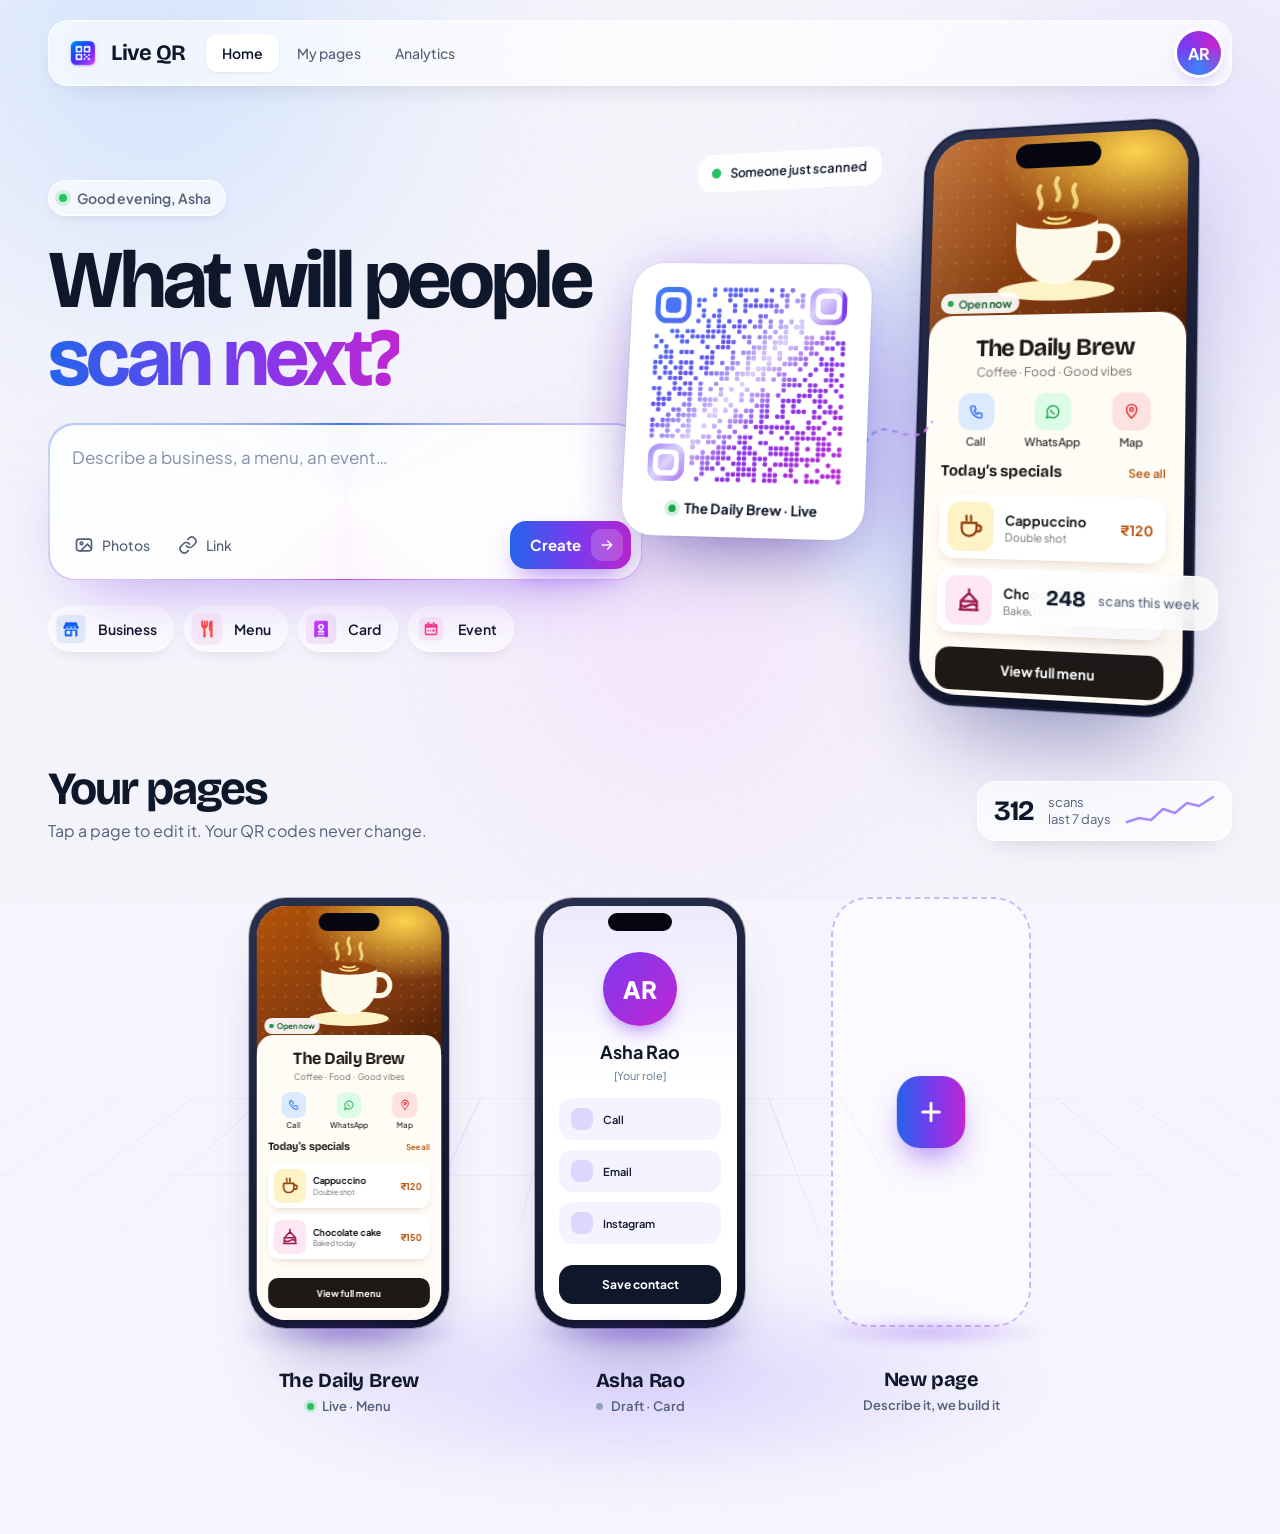
<file: docs/design/home/home.html>
<!doctype html>
<html lang="en">
<head>
<meta charset="utf-8">
<meta name="viewport" content="width=device-width, initial-scale=1">
<title>Live QR — Home</title>
<link rel="preconnect" href="https://fonts.googleapis.com">
<link href="https://fonts.googleapis.com/css2?family=Bricolage+Grotesque:opsz,wght@12..96,600;12..96,700&family=Plus+Jakarta+Sans:wght@400;500;600;700&display=swap" rel="stylesheet">
<link rel="stylesheet" href="v3.css">
</head>
<body>
<div class="sky" aria-hidden="true">
  <div class="aurora a1"></div><div class="aurora a2"></div><div class="aurora a3"></div>
  <div class="stars"></div><div class="grain"></div>
</div>

<div class="page">
  <header class="nav">
    <a class="brand" href="#"><img src="img/gradient-qr-app-icon.png" alt="">Live QR</a>
    <nav class="tabs" aria-label="Main">
      <a href="#" aria-current="page">Home</a>
      <a href="#">My pages</a>
      <a href="#">Analytics</a>
    </nav>
    <div class="spacer"></div>
    <button class="avatar" type="button" aria-label="Account menu">AR</button>
  </header>

  <section class="hero">
    <div class="copy">
      <span class="hello"><i aria-hidden="true"></i>Good evening, Asha</span>
      <h1>What will people<br><em>scan next?</em></h1>

      <form class="composer" onsubmit="return false">
        <div class="composer-in">
          <label for="describe" class="sr">Describe your business</label>
          <textarea id="describe" rows="2" placeholder="Describe a business, a menu, an event…"></textarea>
          <div class="tools">
            <button class="tool" type="button" aria-label="Add photos">
              <svg aria-hidden="true" width="20" height="20" viewBox="0 0 24 24" fill="none" stroke="currentColor" stroke-width="2" stroke-linecap="round" stroke-linejoin="round"><rect x="3" y="5" width="18" height="14" rx="3"/><circle cx="9" cy="10" r="1.6"/><path d="M21 16l-5-5-8 8"/></svg><span>Photos</span>
            </button>
            <button class="tool" type="button" aria-label="Paste a link">
              <svg aria-hidden="true" width="20" height="20" viewBox="0 0 24 24" fill="none" stroke="currentColor" stroke-width="2" stroke-linecap="round" stroke-linejoin="round"><path d="M10 13a5 5 0 0 0 7.5.5l3-3a5 5 0 0 0-7-7l-1.7 1.7"/><path d="M14 11a5 5 0 0 0-7.5-.5l-3 3a5 5 0 0 0 7 7l1.7-1.7"/></svg><span>Link</span>
            </button>
            <div class="spacer"></div>
            <button class="go" type="submit">Create<b aria-hidden="true"><svg width="16" height="16" viewBox="0 0 24 24" fill="none" stroke="#fff" stroke-width="2.4" stroke-linecap="round" stroke-linejoin="round"><path d="M5 12h14M13 6l6 6-6 6"/></svg></b></button>
          </div>
        </div>
      </form>

      <div class="chips">
        <button class="chip" type="button"><img src="img/Blue-Storefront-App-Icon.png" alt="">Business</button>
        <button class="chip" type="button"><img src="img/Minimal-Coral-Cutlery-Icon.png" alt="">Menu</button>
        <button class="chip" type="button"><img src="img/Pastel-Purple-Profile-Card-Icon.png" alt="">Card</button>
        <button class="chip" type="button"><img src="img/Minimalist-Pink-Calendar-App-Icon.png" alt="">Event</button>
      </div>
    </div>

    <div class="scene-wrap" aria-label="The Daily Brew: its QR code opens the live page">
      <div class="scene" id="scene">
        <div class="halo"></div>

        <div class="device">
          <div class="screen"><div class="lp">
            <div class="lp-cover">
              <svg viewBox="0 0 100 90" fill="none" aria-hidden="true">
                <path d="M38 8c-4 6 4 9 0 15M50 3c-4 6 4 9 0 15M62 8c-4 6 4 9 0 15" stroke="#FDE68A" stroke-width="3" stroke-linecap="round" opacity=".85"/>
                <ellipse cx="50" cy="80" rx="40" ry="7" fill="#FEF3C7"/>
                <path d="M78 38h3a10 10 0 0 1 0 20h-6" stroke="#FFFBEB" stroke-width="5" stroke-linecap="round"/>
                <path d="M22 32h56v16a28 28 0 0 1-56 0z" fill="#FFFBEB"/>
                <ellipse cx="50" cy="32" rx="28" ry="6" fill="#92400E"/>
                <path d="M41 32c3 3 15 3 18 0M44 30c2 1.6 10 1.6 12 0" stroke="#FDE68A" stroke-width="1.8" stroke-linecap="round"/>
              </svg>
              <span class="lp-open">Open now</span>
            </div>
            <div class="lp-body">
              <div class="lp-head"><h4>The Daily Brew</h4><p>Coffee · Food · Good vibes</p></div>
              <div class="lp-actions">
                <span><i style="background:#DBEAFE;color:#2563EB"><svg viewBox="0 0 24 24" fill="none" stroke="currentColor" stroke-width="2" stroke-linecap="round" stroke-linejoin="round"><path d="M5 4h4l2 5-2.5 1.5a11 11 0 0 0 5 5L15 13l5 2v4a2 2 0 0 1-2 2A16 16 0 0 1 3 6a2 2 0 0 1 2-2"/></svg></i>Call</span>
                <span><i style="background:#DCFCE7;color:#16A34A"><svg viewBox="0 0 24 24" fill="none" stroke="currentColor" stroke-width="2" stroke-linecap="round" stroke-linejoin="round"><path d="M3 21l1.6-4.7A8.5 8.5 0 1 1 8 19.6z"/><path d="M9 10c.5 2 2.5 4 5 5"/></svg></i>WhatsApp</span>
                <span><i style="background:#FEE2E2;color:#DC2626"><svg viewBox="0 0 24 24" fill="none" stroke="currentColor" stroke-width="2" stroke-linecap="round" stroke-linejoin="round"><path d="M12 21s-7-6.2-7-12a7 7 0 0 1 14 0c0 5.8-7 12-7 12z"/><circle cx="12" cy="9" r="2.5"/></svg></i>Map</span>
              </div>
              <div class="lp-sec">Today’s specials<small>See all</small></div>
              <div class="lp-items">
                <div class="lp-item"><i style="background:#FEF3C7;color:#92400E"><svg viewBox="0 0 24 24" fill="none" stroke="currentColor" stroke-width="2" stroke-linecap="round" stroke-linejoin="round"><path d="M4 9h13v5a6 6 0 0 1-6 6h-1a6 6 0 0 1-6-6z"/><path d="M17 11h1.5a2.5 2.5 0 0 1 0 5H17M8 3c-1 1.5 1 2.5 0 4M12 3c-1 1.5 1 2.5 0 4"/></svg></i><span><b>Cappuccino</b><em>Double shot</em></span><strong>₹120</strong></div>
                <div class="lp-item"><i style="background:#FCE7F3;color:#9D174D"><svg viewBox="0 0 24 24" fill="none" stroke="currentColor" stroke-width="2" stroke-linecap="round" stroke-linejoin="round"><path d="M4 20h16M5 20v-7h14v7M5 13l7-7 7 7M12 6V3"/><path d="M5 16.5c2.3 1.4 4.7 1.4 7 0s4.7-1.4 7 0"/></svg></i><span><b>Chocolate cake</b><em>Baked today</em></span><strong>₹150</strong></div>
              </div>
              <div class="lp-cta">View full menu</div>
            </div>
          </div></div>
          <div class="notch"></div><div class="shine"></div>
        </div>

        <svg class="beam" viewBox="0 0 100 90" fill="none" aria-hidden="true">
          <defs><linearGradient id="bg" x1="0" x2="1"><stop stop-color="#60A5FA"/><stop offset="1" stop-color="#E879F9"/></linearGradient></defs>
          <path d="M2 60 C 30 10, 70 80, 98 30" stroke="url(#bg)" stroke-width="3" stroke-linecap="round"/>
        </svg>

        <div class="qr-card">
          <img src="img/living-qr.svg" alt="QR code for The Daily Brew">
          <span><i aria-hidden="true"></i>The Daily Brew · Live</span>
        </div>

        <div class="toast t2"><span class="pulse" aria-hidden="true"></span>Someone just scanned</div>
        <div class="toast t1"><b>248</b><small>scans this week</small></div>
      </div>
    </div>
  </section>
</div>

<section class="stage" aria-labelledby="pages">
  <div class="floor" aria-hidden="true"></div>
  <div class="floor-glow" aria-hidden="true"></div>

  <div class="stage-head">
    <div>
      <h2 id="pages">Your pages</h2>
      <p>Tap a page to edit it. Your QR codes never change.</p>
    </div>
    <div class="week">
      <b>312</b><span>scans<br>last 7 days</span>
      <svg aria-hidden="true" width="90" height="34" viewBox="0 0 90 34" fill="none"><path d="M2 28 L14 24 L26 26 L38 15 L50 19 L62 9 L74 12 L88 3" stroke="#A78BFA" stroke-width="2.5" stroke-linecap="round" stroke-linejoin="round"/></svg>
    </div>
  </div>

  <div class="shelf">
    <a class="slot" href="#">
      <div class="mini">
        <div class="screen"><div class="lp">
            <div class="lp-cover">
              <svg viewBox="0 0 100 90" fill="none" aria-hidden="true">
                <path d="M38 8c-4 6 4 9 0 15M50 3c-4 6 4 9 0 15M62 8c-4 6 4 9 0 15" stroke="#FDE68A" stroke-width="3" stroke-linecap="round" opacity=".85"/>
                <ellipse cx="50" cy="80" rx="40" ry="7" fill="#FEF3C7"/>
                <path d="M78 38h3a10 10 0 0 1 0 20h-6" stroke="#FFFBEB" stroke-width="5" stroke-linecap="round"/>
                <path d="M22 32h56v16a28 28 0 0 1-56 0z" fill="#FFFBEB"/>
                <ellipse cx="50" cy="32" rx="28" ry="6" fill="#92400E"/>
                <path d="M41 32c3 3 15 3 18 0M44 30c2 1.6 10 1.6 12 0" stroke="#FDE68A" stroke-width="1.8" stroke-linecap="round"/>
              </svg>
              <span class="lp-open">Open now</span>
            </div>
            <div class="lp-body">
              <div class="lp-head"><h4>The Daily Brew</h4><p>Coffee · Food · Good vibes</p></div>
              <div class="lp-actions">
                <span><i style="background:#DBEAFE;color:#2563EB"><svg viewBox="0 0 24 24" fill="none" stroke="currentColor" stroke-width="2" stroke-linecap="round" stroke-linejoin="round"><path d="M5 4h4l2 5-2.5 1.5a11 11 0 0 0 5 5L15 13l5 2v4a2 2 0 0 1-2 2A16 16 0 0 1 3 6a2 2 0 0 1 2-2"/></svg></i>Call</span>
                <span><i style="background:#DCFCE7;color:#16A34A"><svg viewBox="0 0 24 24" fill="none" stroke="currentColor" stroke-width="2" stroke-linecap="round" stroke-linejoin="round"><path d="M3 21l1.6-4.7A8.5 8.5 0 1 1 8 19.6z"/><path d="M9 10c.5 2 2.5 4 5 5"/></svg></i>WhatsApp</span>
                <span><i style="background:#FEE2E2;color:#DC2626"><svg viewBox="0 0 24 24" fill="none" stroke="currentColor" stroke-width="2" stroke-linecap="round" stroke-linejoin="round"><path d="M12 21s-7-6.2-7-12a7 7 0 0 1 14 0c0 5.8-7 12-7 12z"/><circle cx="12" cy="9" r="2.5"/></svg></i>Map</span>
              </div>
              <div class="lp-sec">Today’s specials<small>See all</small></div>
              <div class="lp-items">
                <div class="lp-item"><i style="background:#FEF3C7;color:#92400E"><svg viewBox="0 0 24 24" fill="none" stroke="currentColor" stroke-width="2" stroke-linecap="round" stroke-linejoin="round"><path d="M4 9h13v5a6 6 0 0 1-6 6h-1a6 6 0 0 1-6-6z"/><path d="M17 11h1.5a2.5 2.5 0 0 1 0 5H17M8 3c-1 1.5 1 2.5 0 4M12 3c-1 1.5 1 2.5 0 4"/></svg></i><span><b>Cappuccino</b><em>Double shot</em></span><strong>₹120</strong></div>
                <div class="lp-item"><i style="background:#FCE7F3;color:#9D174D"><svg viewBox="0 0 24 24" fill="none" stroke="currentColor" stroke-width="2" stroke-linecap="round" stroke-linejoin="round"><path d="M4 20h16M5 20v-7h14v7M5 13l7-7 7 7M12 6V3"/><path d="M5 16.5c2.3 1.4 4.7 1.4 7 0s4.7-1.4 7 0"/></svg></i><span><b>Chocolate cake</b><em>Baked today</em></span><strong>₹150</strong></div>
              </div>
              <div class="lp-cta">View full menu</div>
            </div>
          </div></div>
        <div class="notch"></div>
      </div>
      <div class="label"><strong>The Daily Brew</strong><span><i class="dot on" aria-hidden="true"></i>Live · Menu</span></div>
    </a>

    <a class="slot" href="#">
      <div class="mini">
        <div class="screen">
          <div class="card-page">
            <div class="pic">AR</div>
            <h4>Asha Rao</h4>
            <p>[Your role]</p>
            <div class="row"><i></i>Call</div>
            <div class="row"><i></i>Email</div>
            <div class="row"><i></i>Instagram</div>
            <div class="save">Save contact</div>
          </div>
        </div>
        <div class="notch"></div>
      </div>
      <div class="label"><strong>Asha Rao</strong><span><i class="dot off" aria-hidden="true"></i>Draft · Card</span></div>
    </a>

    <a class="slot" href="#">
      <div class="ghost"><span aria-hidden="true"><svg width="30" height="30" viewBox="0 0 24 24" fill="none" stroke="#fff" stroke-width="2.4" stroke-linecap="round"><path d="M12 5v14M5 12h14"/></svg></span></div>
      <div class="label"><strong>New page</strong><span>Describe it, we build it</span></div>
    </a>
  </div>
</section>

<script>
// Gentle parallax: the hero scene follows the pointer. Skipped when the user prefers reduced motion.
const scene = document.getElementById('scene');
if (!matchMedia('(prefers-reduced-motion: reduce)').matches && matchMedia('(min-width: 721px)').matches) {
  addEventListener('pointermove', (e) => {
    const x = e.clientX / innerWidth - 0.5, y = e.clientY / innerHeight - 0.5;
    scene.style.transform = `rotateY(${-16 + x * 14}deg) rotateX(${6 - y * 10}deg)`;
  });
}
</script>
</body>
</html>
</file>
<file: docs/design/home/v3-dark.css>
/* Live QR — v3 "Aurora" home. Shared by home.html and first-visit.html. */
@property --spin { syntax: '<angle>'; inherits: false; initial-value: 0deg; }

:root {
  --night: #060816;
  --ink: #F8FAFF;
  --muted: #A9B3D6;
  --line: rgba(255, 255, 255, .12);
  --glass: rgba(255, 255, 255, .06);
  --blue: #3B82F6;
  --violet: #7C3AED;
  --pink: #C026D3;
  --grad: linear-gradient(90deg, #3B82F6, #7C3AED 55%, #C026D3);
  --display: 'Bricolage Grotesque', 'Plus Jakarta Sans', system-ui, sans-serif;
  --body: 'Plus Jakarta Sans', system-ui, sans-serif;
}

* { box-sizing: border-box; }
html { background: var(--night); }
/* No body background: it would paint over the fixed .sky layer (z-index -1). */
body { margin: 0; min-height: 100vh; color: var(--ink); font-family: var(--body); overflow-x: hidden; }
a { color: inherit; text-decoration: none; }
button, input, textarea { font: inherit; color: inherit; }
.sr { position: absolute; width: 1px; height: 1px; overflow: hidden; clip: rect(0 0 0 0); white-space: nowrap; }
.spacer { flex: 1; }

/* ---------- Atmosphere: aurora + grain + stars ---------- */
.sky { position: fixed; inset: 0; z-index: -1; overflow: hidden; pointer-events: none; }
.aurora { position: absolute; border-radius: 50%; filter: blur(90px); opacity: .55; animation: drift 22s ease-in-out infinite alternate; }
.a1 { width: 60vw; height: 60vw; left: -18vw; top: -26vw; background: radial-gradient(circle, #2563EB, transparent 65%); }
.a2 { width: 55vw; height: 55vw; right: -20vw; top: -10vw; background: radial-gradient(circle, #7C3AED, transparent 65%); animation-duration: 28s; }
.a3 { width: 46vw; height: 46vw; left: 30vw; top: 40vh; background: radial-gradient(circle, #C026D3, transparent 65%); opacity: .3; animation-duration: 34s; }
@keyframes drift { to { transform: translate3d(6vw, 4vh, 0) scale(1.12); } }
.grain { position: absolute; inset: 0; opacity: .07; mix-blend-mode: overlay;
  background-image: url("data:image/svg+xml;utf8,<svg xmlns='http://www.w3.org/2000/svg' width='160' height='160'><filter id='n'><feTurbulence type='fractalNoise' baseFrequency='.9' numOctaves='3' stitchTiles='stitch'/></filter><rect width='100%' height='100%' filter='url(%23n)'/></svg>"); }
.stars { position: absolute; inset: 0; opacity: .5;
  background-image: radial-gradient(1px 1px at 12% 22%, #fff, transparent), radial-gradient(1px 1px at 72% 12%, #fff, transparent),
    radial-gradient(1.5px 1.5px at 86% 46%, #fff, transparent), radial-gradient(1px 1px at 34% 64%, #fff, transparent),
    radial-gradient(1px 1px at 58% 36%, #fff, transparent), radial-gradient(1.5px 1.5px at 22% 84%, #fff, transparent),
    radial-gradient(1px 1px at 92% 82%, #fff, transparent), radial-gradient(1px 1px at 48% 8%, #fff, transparent); }

/* ---------- Nav ---------- */
.nav { position: relative; z-index: 5; max-width: 1280px; margin: 0 auto; display: flex; align-items: center; gap: 20px;
  padding: 10px 10px 10px 16px; border-radius: 20px; background: var(--glass); border: 1px solid var(--line);
  backdrop-filter: blur(20px); -webkit-backdrop-filter: blur(20px); }
.brand { display: flex; align-items: center; gap: 10px; font-family: var(--display); font-weight: 700; font-size: 22px; letter-spacing: -.5px; }
.brand img { width: 36px; height: 36px; }
.tabs { display: flex; gap: 2px; }
.tabs a { padding: 10px 16px; border-radius: 12px; color: var(--muted); font-size: 14px; font-weight: 500; }
.tabs a:hover { color: var(--ink); }
.tabs a[aria-current] { color: var(--ink); background: rgba(255, 255, 255, .1); font-weight: 600; }
.avatar { width: 44px; height: 44px; border-radius: 50%; border: 0; cursor: pointer; font-weight: 700; color: #fff;
  background: conic-gradient(from 180deg, #3B82F6, #7C3AED, #C026D3, #3B82F6); box-shadow: 0 0 0 3px rgba(255, 255, 255, .08); }

/* ---------- Hero ---------- */
.page { padding: 20px clamp(16px, 4vw, 48px) 0; overflow-x: clip; }
.hero { max-width: 1280px; margin: 0 auto; min-height: 660px; display: grid; grid-template-columns: minmax(0, 1.05fr) minmax(0, 1fr); align-items: center; gap: 24px; }
.copy { display: flex; flex-direction: column; gap: 26px; padding: 40px 0; }
.hello { align-self: flex-start; display: flex; align-items: center; gap: 10px; padding: 8px 14px 8px 10px; border-radius: 999px;
  background: var(--glass); border: 1px solid var(--line); color: var(--muted); font-size: 14px; font-weight: 600; }
.hello i { width: 8px; height: 8px; border-radius: 50%; background: #4ADE80; box-shadow: 0 0 12px #4ADE80; }
h1 { margin: 0; font-family: var(--display); font-weight: 700; font-size: clamp(42px, 6.4vw, 92px); line-height: .95; letter-spacing: -.045em; }
h1 em { font-style: normal; background: var(--grad); -webkit-background-clip: text; background-clip: text; color: transparent; }

/* Composer with a slowly rotating gradient edge */
.composer { position: relative; border-radius: 26px; padding: 1.5px; max-width: 600px;
  background: conic-gradient(from var(--spin), rgba(59,130,246,.9), rgba(124,58,237,.2), rgba(192,38,211,.9), rgba(59,130,246,.2), rgba(59,130,246,.9));
  animation: spin 8s linear infinite; box-shadow: 0 30px 80px -30px rgba(124, 58, 237, .65); }
@keyframes spin { to { --spin: 360deg; } }
.composer-in { border-radius: 25px; background: rgba(10, 13, 32, .92); backdrop-filter: blur(20px); }
.composer textarea { display: block; width: 100%; min-height: 88px; resize: none; border: 0; outline: none; background: transparent; padding: 20px 22px 4px; font-size: 17px; line-height: 1.5; color: var(--ink); }
.composer textarea::placeholder { color: #7D88AE; }
.tools { display: flex; align-items: center; gap: 4px; padding: 8px 10px 10px 12px; }
.tool { display: flex; align-items: center; gap: 8px; height: 44px; padding: 0 12px; border: 0; border-radius: 12px; background: transparent; color: var(--muted); font-size: 14px; font-weight: 500; cursor: pointer; }
.tool:hover { background: rgba(255, 255, 255, .06); color: var(--ink); }
.go { display: flex; align-items: center; gap: 10px; height: 48px; padding: 0 8px 0 20px; border: 0; border-radius: 16px; cursor: pointer;
  background: var(--grad); color: #fff; font-weight: 700; font-size: 15px; box-shadow: 0 10px 30px -8px rgba(124, 58, 237, .8); }
.go b { display: grid; place-items: center; width: 32px; height: 32px; border-radius: 11px; background: rgba(255, 255, 255, .18); }

.chips { display: flex; flex-wrap: wrap; gap: 10px; }
.chip { display: flex; align-items: center; gap: 10px; padding: 5px 16px 5px 5px; border-radius: 999px; cursor: pointer;
  background: var(--glass); border: 1px solid var(--line); font-size: 14px; font-weight: 600; transition: background .2s, transform .2s; }
.chip:hover { background: rgba(255, 255, 255, .12); transform: translateY(-2px); }
.chip img { width: 34px; height: 34px; border-radius: 11px; background: rgba(255, 255, 255, .92); }

/* ---------- 3D scene: QR → beam → live page ---------- */
.scene-wrap { position: relative; height: 640px; perspective: 1400px; }
.scene { position: absolute; inset: 0; transform-style: preserve-3d; transform: rotateY(-16deg) rotateX(6deg); transition: transform .3s ease-out; }
.halo { position: absolute; left: 50%; top: 52%; width: 520px; height: 520px; transform: translate(-50%, -50%) translateZ(-120px); border-radius: 50%;
  background: radial-gradient(circle, rgba(124, 58, 237, .45), transparent 65%); filter: blur(10px); }

.device { position: absolute; right: 6%; top: 40px; width: 270px; height: 560px; border-radius: 46px; padding: 10px; transform: translateZ(40px);
  background: linear-gradient(145deg, #2A3150, #0B0F22); box-shadow: 0 50px 90px -30px rgba(0, 0, 0, .9), 0 0 0 1px rgba(255, 255, 255, .12), inset 0 0 0 2px #1B2140;
  animation: float 7s ease-in-out infinite; }
@keyframes float { 50% { translate: 0 -14px; } }
.device .screen { width: 100%; height: 100%; border-radius: 37px; overflow: hidden; background: #F1EDE7; }
.device .screen img { width: 118%; margin-left: -9%; display: block; }
.device .notch { position: absolute; top: 18px; left: 50%; transform: translateX(-50%); width: 84px; height: 24px; border-radius: 14px; background: #05060F; }
.device .shine { position: absolute; inset: 10px; border-radius: 37px; pointer-events: none;
  background: linear-gradient(120deg, rgba(255, 255, 255, .18), transparent 35%); }

.qr-card { position: absolute; left: 2%; top: 190px; width: 230px; padding: 18px; border-radius: 30px; transform: translateZ(140px) rotateY(10deg);
  background: rgba(255, 255, 255, .96); box-shadow: 0 40px 80px -24px rgba(0, 0, 0, .8), 0 0 60px -10px rgba(124, 58, 237, .6);
  animation: float 7s ease-in-out -3.5s infinite; }
.qr-card img { width: 100%; display: block; }
.qr-card span { display: flex; align-items: center; justify-content: center; gap: 8px; margin-top: 12px; color: #0F172A; font-weight: 700; font-size: 13px; }
.qr-card span i { width: 7px; height: 7px; border-radius: 50%; background: #16A34A; box-shadow: 0 0 0 4px rgba(22, 163, 74, .18); }

.beam { position: absolute; left: 40%; top: 300px; width: 12%; height: 90px; transform: translateZ(90px); overflow: visible; }
.beam path { stroke-dasharray: 6 10; animation: flow 1.2s linear infinite; }
@keyframes flow { to { stroke-dashoffset: -32; } }

.toast { position: absolute; display: flex; align-items: center; gap: 10px; padding: 10px 14px; border-radius: 16px; font-size: 13px; font-weight: 600;
  background: rgba(14, 18, 40, .82); border: 1px solid var(--line); backdrop-filter: blur(16px); box-shadow: 0 20px 40px -20px rgba(0, 0, 0, .8); white-space: nowrap; }
.toast b { font-family: var(--display); font-size: 18px; }
.toast small { color: var(--muted); font-weight: 500; }
.t1 { right: 0; top: 470px; transform: translateZ(180px); animation: float 6s ease-in-out -1s infinite; }
.t2 { left: 8%; top: 70px; transform: translateZ(100px); animation: float 8s ease-in-out -2s infinite; }
.pulse { width: 10px; height: 10px; border-radius: 50%; background: #4ADE80; box-shadow: 0 0 0 0 rgba(74, 222, 128, .6); animation: ping 1.8s ease-out infinite; }
@keyframes ping { to { box-shadow: 0 0 0 12px rgba(74, 222, 128, 0); } }

/* ---------- Stage: pages standing on a glowing floor ---------- */
.stage { position: relative; margin-top: -20px; padding: 40px clamp(16px, 4vw, 48px) 120px; overflow: hidden; }
.stage-head { position: relative; z-index: 2; max-width: 1280px; margin: 0 auto 56px; display: flex; align-items: flex-end; gap: 24px; flex-wrap: wrap; }
.stage-head h2 { margin: 0; font-family: var(--display); font-size: clamp(30px, 3.6vw, 48px); letter-spacing: -.04em; line-height: 1; }
.stage-head p { margin: 8px 0 0; color: var(--muted); }
.week { margin-left: auto; display: flex; align-items: center; gap: 14px; padding: 12px 16px; border-radius: 18px; background: var(--glass); border: 1px solid var(--line); }
.week b { font-family: var(--display); font-size: 28px; letter-spacing: -.03em; }
.week span { color: var(--muted); font-size: 13px; line-height: 1.3; }

.floor { position: absolute; left: -30%; right: -30%; bottom: -8%; height: 62%; z-index: 0;
  background-image: linear-gradient(rgba(148, 163, 255, .22) 1px, transparent 1px), linear-gradient(90deg, rgba(148, 163, 255, .22) 1px, transparent 1px);
  background-size: 72px 72px; transform: perspective(700px) rotateX(64deg); transform-origin: center top;
  -webkit-mask-image: radial-gradient(ellipse 60% 70% at 50% 0%, #000 20%, transparent 75%); mask-image: radial-gradient(ellipse 60% 70% at 50% 0%, #000 20%, transparent 75%); }
.floor-glow { position: absolute; left: 50%; bottom: 4%; width: 900px; height: 240px; transform: translateX(-50%); z-index: 0;
  background: radial-gradient(ellipse, rgba(124, 58, 237, .5), transparent 65%); filter: blur(20px); }

.shelf { position: relative; z-index: 1; display: flex; justify-content: center; align-items: flex-end; gap: clamp(20px, 4vw, 64px); perspective: 1600px; }
.slot { display: flex; flex-direction: column; align-items: center; gap: 22px; transition: transform .35s ease; }
.slot:hover { transform: translateY(-10px); }
.mini { position: relative; width: 210px; height: 430px; border-radius: 38px; padding: 8px; background: linear-gradient(145deg, #2A3150, #0B0F22);
  box-shadow: 0 40px 70px -30px rgba(0, 0, 0, .9), 0 0 0 1px rgba(255, 255, 255, .12); }
/* Glowing pedestal under each standing page */
.slot::after { content: ""; order: 1; width: 240px; height: 26px; margin-top: -30px; border-radius: 50%;
  background: radial-gradient(ellipse, rgba(167, 139, 250, .55), transparent 70%); filter: blur(6px); }
.slot .label { order: 2; }
.slot:nth-child(1) .mini { transform: rotateY(18deg); }
.slot:nth-child(3) .mini { transform: rotateY(-18deg); }
.mini .screen { width: 100%; height: 100%; border-radius: 31px; overflow: hidden; background: #F1EDE7; }
.mini .screen img { width: 118%; margin-left: -9%; display: block; }
.mini .notch { position: absolute; top: 15px; left: 50%; transform: translateX(-50%); width: 64px; height: 18px; border-radius: 12px; background: #05060F; }
.label { text-align: center; }
.label strong { display: block; font-family: var(--display); font-size: 20px; letter-spacing: -.02em; }
.label span { display: inline-flex; align-items: center; gap: 8px; margin-top: 6px; color: var(--muted); font-size: 13px; font-weight: 600; }
.dot { width: 7px; height: 7px; border-radius: 50%; }
.dot.on { background: #4ADE80; box-shadow: 0 0 10px #4ADE80; }
.dot.off { background: #94A3B8; }

/* A business-card page drawn in markup (no screenshot exists yet) */
.card-page { height: 100%; display: flex; flex-direction: column; align-items: center; gap: 10px; padding: 46px 16px 16px; color: #0F172A;
  background: linear-gradient(180deg, #EDE9FE 0%, #fff 42%); font-family: var(--body); }
.card-page .pic { width: 74px; height: 74px; border-radius: 50%; display: grid; place-items: center; font-weight: 800; font-size: 24px; color: #fff;
  background: linear-gradient(135deg, #7C3AED, #C026D3); box-shadow: 0 10px 20px -8px rgba(124, 58, 237, .7); }
.card-page h4 { margin: 4px 0 0; font-size: 18px; }
.card-page p { margin: -4px 0 6px; font-size: 11px; color: #64748B; }
.card-page .row { width: 100%; display: flex; align-items: center; gap: 10px; padding: 10px 12px; border-radius: 14px; background: #F5F3FF; font-size: 11px; font-weight: 600; }
.card-page .row i { width: 22px; height: 22px; border-radius: 8px; background: #DDD6FE; }
.card-page .save { margin-top: auto; width: 100%; padding: 12px; border-radius: 14px; background: #0F172A; color: #fff; font-size: 12px; font-weight: 700; text-align: center; }

.ghost { width: 210px; height: 430px; border-radius: 38px; display: grid; place-items: center; border: 2px dashed rgba(167, 139, 250, .45);
  background: rgba(124, 58, 237, .06); transform: rotateY(-18deg); }
.ghost span { width: 72px; height: 72px; border-radius: 24px; display: grid; place-items: center; background: var(--grad); box-shadow: 0 16px 40px -10px rgba(124, 58, 237, .9); }

/* ---------- First visit: page types as glowing tiles ---------- */
.types { position: relative; z-index: 1; max-width: 1280px; margin: 0 auto; display: grid; grid-template-columns: repeat(4, minmax(0, 1fr)); gap: 20px; }
.type { position: relative; display: flex; flex-direction: column; gap: 70px; padding: 26px; border-radius: 30px; overflow: hidden;
  background: linear-gradient(160deg, rgba(255, 255, 255, .09), rgba(255, 255, 255, .02)); border: 1px solid var(--line);
  backdrop-filter: blur(16px); transition: transform .3s, border-color .3s; }
.type::before { content: ""; position: absolute; width: 220px; height: 220px; right: -70px; top: -70px; border-radius: 50%; background: var(--tint); filter: blur(50px); opacity: .55; }
.type:hover { transform: translateY(-8px); border-color: rgba(255, 255, 255, .3); }
.type img { position: relative; width: 84px; height: 84px; padding: 4px; border-radius: 26px; background: rgba(255, 255, 255, .94); box-shadow: 0 12px 30px -12px var(--tint); }
.type strong { position: relative; font-family: var(--display); font-size: 24px; letter-spacing: -.03em; }
.type small { display: block; color: var(--muted); font-size: 14px; margin-top: 6px; font-family: var(--body); font-weight: 500; letter-spacing: 0; }
.type .arrow { position: absolute; right: 22px; bottom: 22px; width: 44px; height: 44px; border-radius: 14px; display: grid; place-items: center; background: rgba(255, 255, 255, .08); }

/* ---------- Responsive ---------- */
@media (max-width: 1080px) {
  .hero { grid-template-columns: 1fr; min-height: 0; }
  .copy { padding: 48px 0 0; }
  .scene-wrap { height: 600px; max-width: 620px; width: 100%; margin: 0 auto; }
  .types { grid-template-columns: repeat(2, minmax(0, 1fr)); }
}
@media (max-width: 720px) {
  .tabs { display: none; }
  .tool span { display: none; }
  .scene-wrap { height: 520px; }
  .scene { transform: scale(.78) !important; transform-origin: 50% 30%; }
  .shelf { justify-content: flex-start; overflow-x: auto; scroll-snap-type: x mandatory; padding: 0 8px 80px; margin: 0 -16px; perspective: none; }
  .slot { scroll-snap-align: center; flex: 0 0 auto; }
  .slot .mini, .ghost { transform: none !important; }
  .stage { padding-bottom: 40px; }
  .types { grid-template-columns: 1fr 1fr; gap: 12px; }
  .type { gap: 36px; padding: 18px; }
  .type img { width: 60px; height: 60px; border-radius: 19px; }
  .type strong { font-size: 18px; }
  .type small, .type .arrow { display: none; }
}
@media (prefers-reduced-motion: reduce) {
  *, *::before, *::after { animation: none !important; transition: none !important; }
}
</file>
<file: docs/design/home/v3.css>
/* Live QR — v3 "Aurora" home, light. Shared by home.html and first-visit.html. (Dark original: v3-dark.css) */
@property --spin { syntax: '<angle>'; inherits: false; initial-value: 0deg; }

:root {
  --sky: #F6F5FD;
  --ink: #0F172A;
  --muted: #55607A;
  --line: rgba(15, 23, 42, .08);
  --glass: rgba(255, 255, 255, .62);
  --blue: #2563EB;
  --violet: #7C3AED;
  --pink: #C026D3;
  --grad: linear-gradient(90deg, #2563EB, #7C3AED 55%, #C026D3);
  --display: 'Bricolage Grotesque', 'Plus Jakarta Sans', system-ui, sans-serif;
  --body: 'Plus Jakarta Sans', system-ui, sans-serif;
}

* { box-sizing: border-box; }
html { background: var(--sky); }
/* No body background: it would paint over the fixed .sky layer (z-index -1). */
body { margin: 0; min-height: 100vh; color: var(--ink); font-family: var(--body); overflow-x: hidden; }
a { color: inherit; text-decoration: none; }
button, input, textarea { font: inherit; color: inherit; }
.sr { position: absolute; width: 1px; height: 1px; overflow: hidden; clip: rect(0 0 0 0); white-space: nowrap; }
.spacer { flex: 1; }

/* ---------- Atmosphere: pastel aurora + grain + dot grid ---------- */
.sky { position: fixed; inset: 0; z-index: -1; overflow: hidden; pointer-events: none; }
.aurora { position: absolute; border-radius: 50%; filter: blur(80px); opacity: .7; animation: drift 22s ease-in-out infinite alternate; }
.a1 { width: 60vw; height: 60vw; left: -18vw; top: -26vw; background: radial-gradient(circle, #BFDBFE, transparent 65%); }
.a2 { width: 55vw; height: 55vw; right: -20vw; top: -12vw; background: radial-gradient(circle, #DDD6FE, transparent 65%); animation-duration: 28s; }
.a3 { width: 46vw; height: 46vw; left: 30vw; top: 38vh; background: radial-gradient(circle, #F5D0FE, transparent 65%); opacity: .55; animation-duration: 34s; }
@keyframes drift { to { transform: translate3d(6vw, 4vh, 0) scale(1.12); } }
.grain { position: absolute; inset: 0; opacity: .05; mix-blend-mode: multiply;
  background-image: url("data:image/svg+xml;utf8,<svg xmlns='http://www.w3.org/2000/svg' width='160' height='160'><filter id='n'><feTurbulence type='fractalNoise' baseFrequency='.9' numOctaves='3' stitchTiles='stitch'/></filter><rect width='100%' height='100%' filter='url(%23n)'/></svg>"); }
.stars { position: absolute; inset: 0; opacity: .5;
  background-image: radial-gradient(rgba(99, 102, 241, .22) 1px, transparent 1.4px); background-size: 28px 28px;
  -webkit-mask-image: radial-gradient(ellipse 70% 60% at 70% 30%, #000, transparent 75%); mask-image: radial-gradient(ellipse 70% 60% at 70% 30%, #000, transparent 75%); }

/* ---------- Nav ---------- */
.nav { position: relative; z-index: 5; max-width: 1280px; margin: 0 auto; display: flex; align-items: center; gap: 20px;
  padding: 10px 10px 10px 16px; border-radius: 20px; background: var(--glass); border: 1px solid rgba(255, 255, 255, .8);
  box-shadow: 0 10px 30px -18px rgba(15, 23, 42, .25); backdrop-filter: blur(20px); -webkit-backdrop-filter: blur(20px); }
.brand { display: flex; align-items: center; gap: 10px; font-family: var(--display); font-weight: 700; font-size: 22px; letter-spacing: -.5px; }
.brand img { width: 36px; height: 36px; }
.tabs { display: flex; gap: 2px; }
.tabs a { padding: 10px 16px; border-radius: 12px; color: var(--muted); font-size: 14px; font-weight: 500; }
.tabs a:hover { color: var(--ink); }
.tabs a[aria-current] { color: var(--ink); background: #fff; font-weight: 600; box-shadow: 0 1px 3px rgba(15, 23, 42, .08); }
.avatar { width: 44px; height: 44px; border-radius: 50%; border: 0; cursor: pointer; font-weight: 700; color: #fff;
  background: conic-gradient(from 180deg, #3B82F6, #7C3AED, #C026D3, #3B82F6); box-shadow: 0 0 0 3px #fff, 0 6px 16px -6px rgba(124, 58, 237, .6); }

/* ---------- Hero ---------- */
.page { padding: 20px clamp(16px, 4vw, 48px) 0; overflow-x: clip; }
.hero { max-width: 1280px; margin: 0 auto; min-height: 660px; display: grid; grid-template-columns: minmax(0, 1.05fr) minmax(0, 1fr); align-items: center; gap: 24px; }
.copy { display: flex; flex-direction: column; gap: 26px; padding: 40px 0; }
.hello { align-self: flex-start; display: flex; align-items: center; gap: 10px; padding: 8px 14px 8px 10px; border-radius: 999px;
  background: var(--glass); border: 1px solid rgba(255, 255, 255, .9); color: var(--muted); font-size: 14px; font-weight: 600; box-shadow: 0 4px 14px -8px rgba(15, 23, 42, .25); }
.hello i { width: 8px; height: 8px; border-radius: 50%; background: #22C55E; box-shadow: 0 0 0 4px rgba(34, 197, 94, .18); }
h1 { margin: 0; font-family: var(--display); font-weight: 700; font-size: clamp(42px, 6.4vw, 92px); line-height: .95; letter-spacing: -.045em; }
h1 em { font-style: normal; background: var(--grad); -webkit-background-clip: text; background-clip: text; color: transparent; }

/* Composer with a slowly rotating gradient edge */
.composer { position: relative; border-radius: 26px; padding: 1.5px; max-width: 600px;
  background: conic-gradient(from var(--spin), rgba(37,99,235,.9), rgba(124,58,237,.15), rgba(192,38,211,.85), rgba(37,99,235,.15), rgba(37,99,235,.9));
  animation: spin 8s linear infinite; box-shadow: 0 30px 70px -34px rgba(124, 58, 237, .55); }
@keyframes spin { to { --spin: 360deg; } }
.composer-in { border-radius: 25px; background: rgba(255, 255, 255, .96); }
.composer textarea { display: block; width: 100%; min-height: 88px; resize: none; border: 0; outline: none; background: transparent; padding: 20px 22px 4px; font-size: 17px; line-height: 1.5; color: var(--ink); }
.composer textarea::placeholder { color: #8590AA; }
.tools { display: flex; align-items: center; gap: 4px; padding: 8px 10px 10px 12px; }
.tool { display: flex; align-items: center; gap: 8px; height: 44px; padding: 0 12px; border: 0; border-radius: 12px; background: transparent; color: var(--muted); font-size: 14px; font-weight: 500; cursor: pointer; }
.tool:hover { background: #F1F5F9; color: var(--ink); }
.go { display: flex; align-items: center; gap: 10px; height: 48px; padding: 0 8px 0 20px; border: 0; border-radius: 16px; cursor: pointer;
  background: var(--grad); color: #fff; font-weight: 700; font-size: 15px; box-shadow: 0 12px 28px -10px rgba(124, 58, 237, .75); }
.go b { display: grid; place-items: center; width: 32px; height: 32px; border-radius: 11px; background: rgba(255, 255, 255, .2); }

.chips { display: flex; flex-wrap: wrap; gap: 10px; }
.chip { display: flex; align-items: center; gap: 10px; padding: 5px 16px 5px 5px; border-radius: 999px; cursor: pointer;
  background: var(--glass); border: 1px solid rgba(255, 255, 255, .9); font-size: 14px; font-weight: 600; box-shadow: 0 6px 18px -12px rgba(15, 23, 42, .3);
  transition: background .2s, transform .2s; }
.chip:hover { background: #fff; transform: translateY(-2px); }
.chip img { width: 34px; height: 34px; border-radius: 11px; }

/* ---------- 3D scene: QR → beam → live page ---------- */
.scene-wrap { position: relative; height: 640px; perspective: 1400px; }
.scene { position: absolute; inset: 0; transform-style: preserve-3d; transform: rotateY(-16deg) rotateX(6deg); transition: transform .3s ease-out; }
.halo { position: absolute; left: 50%; top: 52%; width: 540px; height: 540px; transform: translate(-50%, -50%) translateZ(-120px); border-radius: 50%;
  background: radial-gradient(circle, rgba(167, 139, 250, .55), rgba(147, 197, 253, .25) 45%, transparent 68%); filter: blur(10px); }

.device { position: absolute; right: 6%; top: 40px; width: 270px; height: 560px; border-radius: 46px; padding: 10px; transform: translateZ(40px);
  background: linear-gradient(145deg, #2A3150, #0B0F22); box-shadow: 0 50px 90px -34px rgba(49, 46, 129, .55), 0 0 0 1px rgba(15, 23, 42, .3), inset 0 0 0 2px #1B2140;
  animation: float 7s ease-in-out infinite; font-size: 15px; }
@keyframes float { 50% { translate: 0 -14px; } }
.device .screen { width: 100%; height: 100%; border-radius: 37px; overflow: hidden; background: #fff; }
.device .notch { position: absolute; top: 18px; left: 50%; transform: translateX(-50%); width: 84px; height: 24px; border-radius: 14px; background: #05060F; z-index: 2; }
.device .shine { position: absolute; inset: 10px; border-radius: 37px; pointer-events: none;
  background: linear-gradient(120deg, rgba(255, 255, 255, .22), transparent 30%); }

.qr-card { position: absolute; left: 2%; top: 190px; width: 230px; padding: 18px; border-radius: 30px; transform: translateZ(140px) rotateY(10deg);
  background: #fff; box-shadow: 0 40px 70px -28px rgba(49, 46, 129, .5), 0 0 0 1px rgba(15, 23, 42, .05), 0 0 60px -14px rgba(124, 58, 237, .45);
  animation: float 7s ease-in-out -3.5s infinite; }
.qr-card img { width: 100%; display: block; }
.qr-card span { display: flex; align-items: center; justify-content: center; gap: 8px; margin-top: 12px; color: #0F172A; font-weight: 700; font-size: 13px; }
.qr-card span i { width: 7px; height: 7px; border-radius: 50%; background: #16A34A; box-shadow: 0 0 0 4px rgba(22, 163, 74, .18); }

.beam { position: absolute; left: 40%; top: 300px; width: 12%; height: 90px; transform: translateZ(90px); overflow: visible; }
.beam path { stroke-dasharray: 6 10; animation: flow 1.2s linear infinite; }
@keyframes flow { to { stroke-dashoffset: -32; } }

.toast { position: absolute; display: flex; align-items: center; gap: 10px; padding: 10px 14px; border-radius: 16px; font-size: 13px; font-weight: 600;
  background: rgba(255, 255, 255, .86); border: 1px solid #fff; backdrop-filter: blur(16px); box-shadow: 0 20px 40px -20px rgba(49, 46, 129, .45); white-space: nowrap; }
.toast b { font-family: var(--display); font-size: 18px; }
.toast small { color: var(--muted); font-weight: 500; }
.t1 { right: 0; top: 470px; transform: translateZ(180px); animation: float 6s ease-in-out -1s infinite; }
.t2 { left: 8%; top: 70px; transform: translateZ(100px); animation: float 8s ease-in-out -2s infinite; }
.pulse { width: 10px; height: 10px; border-radius: 50%; background: #22C55E; box-shadow: 0 0 0 0 rgba(34, 197, 94, .55); animation: ping 1.8s ease-out infinite; }
@keyframes ping { to { box-shadow: 0 0 0 12px rgba(34, 197, 94, 0); } }

/* ---------- Live page drawn in markup (sized in em: .device 15px, .mini 11px) ---------- */
.lp { height: 100%; display: flex; flex-direction: column; background: #FFFBF5; color: #1C1917; font-family: var(--body); }
.lp-cover { position: relative; height: 13.5em; flex: none; overflow: hidden;
  background: radial-gradient(120% 90% at 80% 10%, #FCD34D 0%, transparent 45%), linear-gradient(150deg, #B45309, #78350F 70%, #451A03); }
.lp-cover::before { content: ""; position: absolute; inset: 0; opacity: .18;
  background-image: radial-gradient(#FDE68A 1px, transparent 1.4px); background-size: 1.1em 1.1em; }
.lp-cover svg { position: absolute; left: 50%; top: 2.6em; width: 9.5em; transform: translateX(-50%); }
.lp-open { position: absolute; left: 1em; bottom: 2.6em; display: flex; align-items: center; gap: .4em; padding: .35em .7em; border-radius: 99em;
  background: rgba(255, 255, 255, .92); font-size: .72em; font-weight: 700; color: #166534; }
.lp-open::before { content: ""; width: .55em; height: .55em; border-radius: 50%; background: #16A34A; }
.lp-body { flex: 1; min-height: 0; margin-top: -1.8em; position: relative; border-radius: 1.6em 1.6em 0 0; background: #FFFBF5;
  padding: 1.2em 1.1em 1.1em; display: flex; flex-direction: column; gap: .9em; }
.lp-head { text-align: center; }
.lp-head h4 { margin: 0; font-family: var(--display); font-size: 1.55em; letter-spacing: -.03em; }
.lp-head p { margin: .2em 0 0; font-size: .8em; color: #78716C; }
.lp-actions { display: grid; grid-template-columns: repeat(3, 1fr); gap: .5em; }
.lp-actions span { display: flex; flex-direction: column; align-items: center; gap: .35em; font-size: .72em; font-weight: 600; color: #44403C; }
.lp-actions i { width: 3.3em; height: 3.3em; border-radius: 1.1em; display: grid; place-items: center; }
.lp-actions svg { width: 1.5em; height: 1.5em; }
.lp-sec { display: flex; align-items: baseline; font-family: var(--display); font-size: 1em; font-weight: 700; }
.lp-sec small { margin-left: auto; font-family: var(--body); font-size: .72em; font-weight: 600; color: #B45309; }
.lp-items { display: grid; gap: .55em; }
.lp-item { display: flex; align-items: center; gap: .7em; padding: .5em; border-radius: 1em; background: #fff; box-shadow: 0 .3em 1em -.6em rgba(120, 53, 15, .45); }
.lp-item i { width: 3.1em; height: 3.1em; flex: none; border-radius: .8em; display: grid; place-items: center; }
.lp-item i svg { width: 1.8em; height: 1.8em; }
.lp-item b { display: block; font-size: .85em; }
.lp-item em { display: block; font-style: normal; font-size: .7em; color: #78716C; margin-top: .1em; }
.lp-item strong { margin-left: auto; font-size: .85em; color: #B45309; padding-right: .3em; }
.lp-cta { margin-top: auto; padding: .95em; border-radius: 1.1em; text-align: center; font-size: .85em; font-weight: 700; color: #fff; background: #1C1917; }

/* ---------- Stage: pages standing on a soft floor ---------- */
.stage { position: relative; margin-top: -20px; padding: 40px clamp(16px, 4vw, 48px) 120px; overflow: hidden; }
.stage-head { position: relative; z-index: 2; max-width: 1280px; margin: 0 auto 56px; display: flex; align-items: flex-end; gap: 24px; flex-wrap: wrap; }
.stage-head h2 { margin: 0; font-family: var(--display); font-size: clamp(30px, 3.6vw, 48px); letter-spacing: -.04em; line-height: 1; }
.stage-head p { margin: 8px 0 0; color: var(--muted); }
.week { margin-left: auto; display: flex; align-items: center; gap: 14px; padding: 12px 16px; border-radius: 18px; background: var(--glass); border: 1px solid #fff;
  box-shadow: 0 10px 30px -18px rgba(15, 23, 42, .3); }
.week b { font-family: var(--display); font-size: 28px; letter-spacing: -.03em; }
.week span { color: var(--muted); font-size: 13px; line-height: 1.3; }

.floor { position: absolute; left: -30%; right: -30%; bottom: -8%; height: 62%; z-index: 0;
  background-image: linear-gradient(rgba(99, 102, 241, .16) 1px, transparent 1px), linear-gradient(90deg, rgba(99, 102, 241, .16) 1px, transparent 1px);
  background-size: 72px 72px; transform: perspective(700px) rotateX(64deg); transform-origin: center top;
  -webkit-mask-image: radial-gradient(ellipse 60% 70% at 50% 0%, #000 20%, transparent 75%); mask-image: radial-gradient(ellipse 60% 70% at 50% 0%, #000 20%, transparent 75%); }
.floor-glow { position: absolute; left: 50%; bottom: 4%; width: 900px; height: 240px; transform: translateX(-50%); z-index: 0;
  background: radial-gradient(ellipse, rgba(196, 181, 253, .55), transparent 65%); filter: blur(20px); }

.shelf { position: relative; z-index: 1; display: flex; justify-content: center; align-items: flex-end; gap: clamp(20px, 4vw, 64px); perspective: 1600px; }
.slot { display: flex; flex-direction: column; align-items: center; gap: 22px; transition: transform .35s ease; }
.slot:hover { transform: translateY(-10px); }
.mini { position: relative; width: 210px; height: 430px; border-radius: 38px; padding: 8px; background: linear-gradient(145deg, #2A3150, #0B0F22); font-size: 11px;
  box-shadow: 0 40px 60px -34px rgba(49, 46, 129, .6), 0 0 0 1px rgba(15, 23, 42, .3); }
/* Soft pedestal under each standing page */
.slot::after { content: ""; order: 1; width: 240px; height: 26px; margin-top: -30px; border-radius: 50%;
  background: radial-gradient(ellipse, rgba(124, 58, 237, .35), transparent 70%); filter: blur(6px); }
.slot .label { order: 2; }
.slot:nth-child(1) .mini { transform: rotateY(18deg); }
.slot:nth-child(3) .mini { transform: rotateY(-18deg); }
.mini .screen { width: 100%; height: 100%; border-radius: 31px; overflow: hidden; background: #fff; }
.mini .notch { position: absolute; top: 15px; left: 50%; transform: translateX(-50%); width: 64px; height: 18px; border-radius: 12px; background: #05060F; z-index: 2; }
.label { text-align: center; }
.label strong { display: block; font-family: var(--display); font-size: 20px; letter-spacing: -.02em; }
.label span { display: inline-flex; align-items: center; gap: 8px; margin-top: 6px; color: var(--muted); font-size: 13px; font-weight: 600; }
.dot { width: 7px; height: 7px; border-radius: 50%; }
.dot.on { background: #22C55E; box-shadow: 0 0 0 3px rgba(34, 197, 94, .18); }
.dot.off { background: #94A3B8; }

/* A business-card page drawn in markup */
.card-page { height: 100%; display: flex; flex-direction: column; align-items: center; gap: 10px; padding: 46px 16px 16px; color: #0F172A;
  background: linear-gradient(180deg, #EDE9FE 0%, #fff 42%); font-family: var(--body); }
.card-page .pic { width: 74px; height: 74px; border-radius: 50%; display: grid; place-items: center; font-weight: 800; font-size: 24px; color: #fff;
  background: linear-gradient(135deg, #7C3AED, #C026D3); box-shadow: 0 10px 20px -8px rgba(124, 58, 237, .7); }
.card-page h4 { margin: 4px 0 0; font-size: 18px; }
.card-page p { margin: -4px 0 6px; font-size: 11px; color: #64748B; }
.card-page .row { width: 100%; display: flex; align-items: center; gap: 10px; padding: 10px 12px; border-radius: 14px; background: #F5F3FF; font-size: 11px; font-weight: 600; }
.card-page .row i { width: 22px; height: 22px; border-radius: 8px; background: #DDD6FE; }
.card-page .save { margin-top: auto; width: 100%; padding: 12px; border-radius: 14px; background: #0F172A; color: #fff; font-size: 12px; font-weight: 700; text-align: center; }

.ghost { width: 210px; height: 430px; border-radius: 38px; display: grid; place-items: center; border: 2px dashed rgba(124, 58, 237, .35);
  background: rgba(255, 255, 255, .5); transform: rotateY(-18deg); }
.ghost span { width: 72px; height: 72px; border-radius: 24px; display: grid; place-items: center; background: var(--grad); box-shadow: 0 16px 34px -12px rgba(124, 58, 237, .8); }

/* ---------- First visit: page types as tinted glass tiles ---------- */
.types { position: relative; z-index: 1; max-width: 1280px; margin: 0 auto; display: grid; grid-template-columns: repeat(4, minmax(0, 1fr)); gap: 20px; }
.type { position: relative; display: flex; flex-direction: column; gap: 70px; padding: 26px; border-radius: 30px; overflow: hidden;
  background: rgba(255, 255, 255, .7); border: 1px solid #fff; box-shadow: 0 24px 50px -32px rgba(49, 46, 129, .45);
  backdrop-filter: blur(16px); transition: transform .3s, box-shadow .3s; }
.type::before { content: ""; position: absolute; width: 240px; height: 240px; right: -80px; top: -80px; border-radius: 50%; background: var(--tint); filter: blur(60px); opacity: .28; }
.type:hover { transform: translateY(-8px); box-shadow: 0 30px 60px -30px var(--tint); }
.type img { position: relative; width: 84px; height: 84px; }
.type strong { position: relative; font-family: var(--display); font-size: 24px; letter-spacing: -.03em; }
.type small { display: block; color: var(--muted); font-size: 14px; margin-top: 6px; font-family: var(--body); font-weight: 500; letter-spacing: 0; }
.type .arrow { position: absolute; right: 22px; bottom: 22px; width: 44px; height: 44px; border-radius: 14px; display: grid; place-items: center; background: var(--ink); }

/* ---------- Responsive ---------- */
@media (max-width: 1080px) {
  .hero { grid-template-columns: 1fr; min-height: 0; }
  .copy { padding: 48px 0 0; }
  .scene-wrap { height: 600px; max-width: 620px; width: 100%; margin: 0 auto; }
  .types { grid-template-columns: repeat(2, minmax(0, 1fr)); }
}
@media (max-width: 720px) {
  .tabs { display: none; }
  .tool span { display: none; }
  .scene-wrap { height: 520px; }
  .scene { transform: scale(.78) !important; transform-origin: 50% 30%; }
  .shelf { justify-content: flex-start; overflow-x: auto; scroll-snap-type: x mandatory; padding: 0 8px 80px; margin: 0 -16px; perspective: none; }
  .slot { scroll-snap-align: center; flex: 0 0 auto; }
  .slot .mini, .ghost { transform: none !important; }
  .stage { padding-bottom: 40px; }
  .types { grid-template-columns: 1fr 1fr; gap: 12px; }
  .type { gap: 36px; padding: 18px; }
  .type img { width: 60px; height: 60px; }
  .type strong { font-size: 18px; }
  .type small, .type .arrow { display: none; }
}
@media (prefers-reduced-motion: reduce) {
  *, *::before, *::after { animation: none !important; transition: none !important; }
}
</file>
